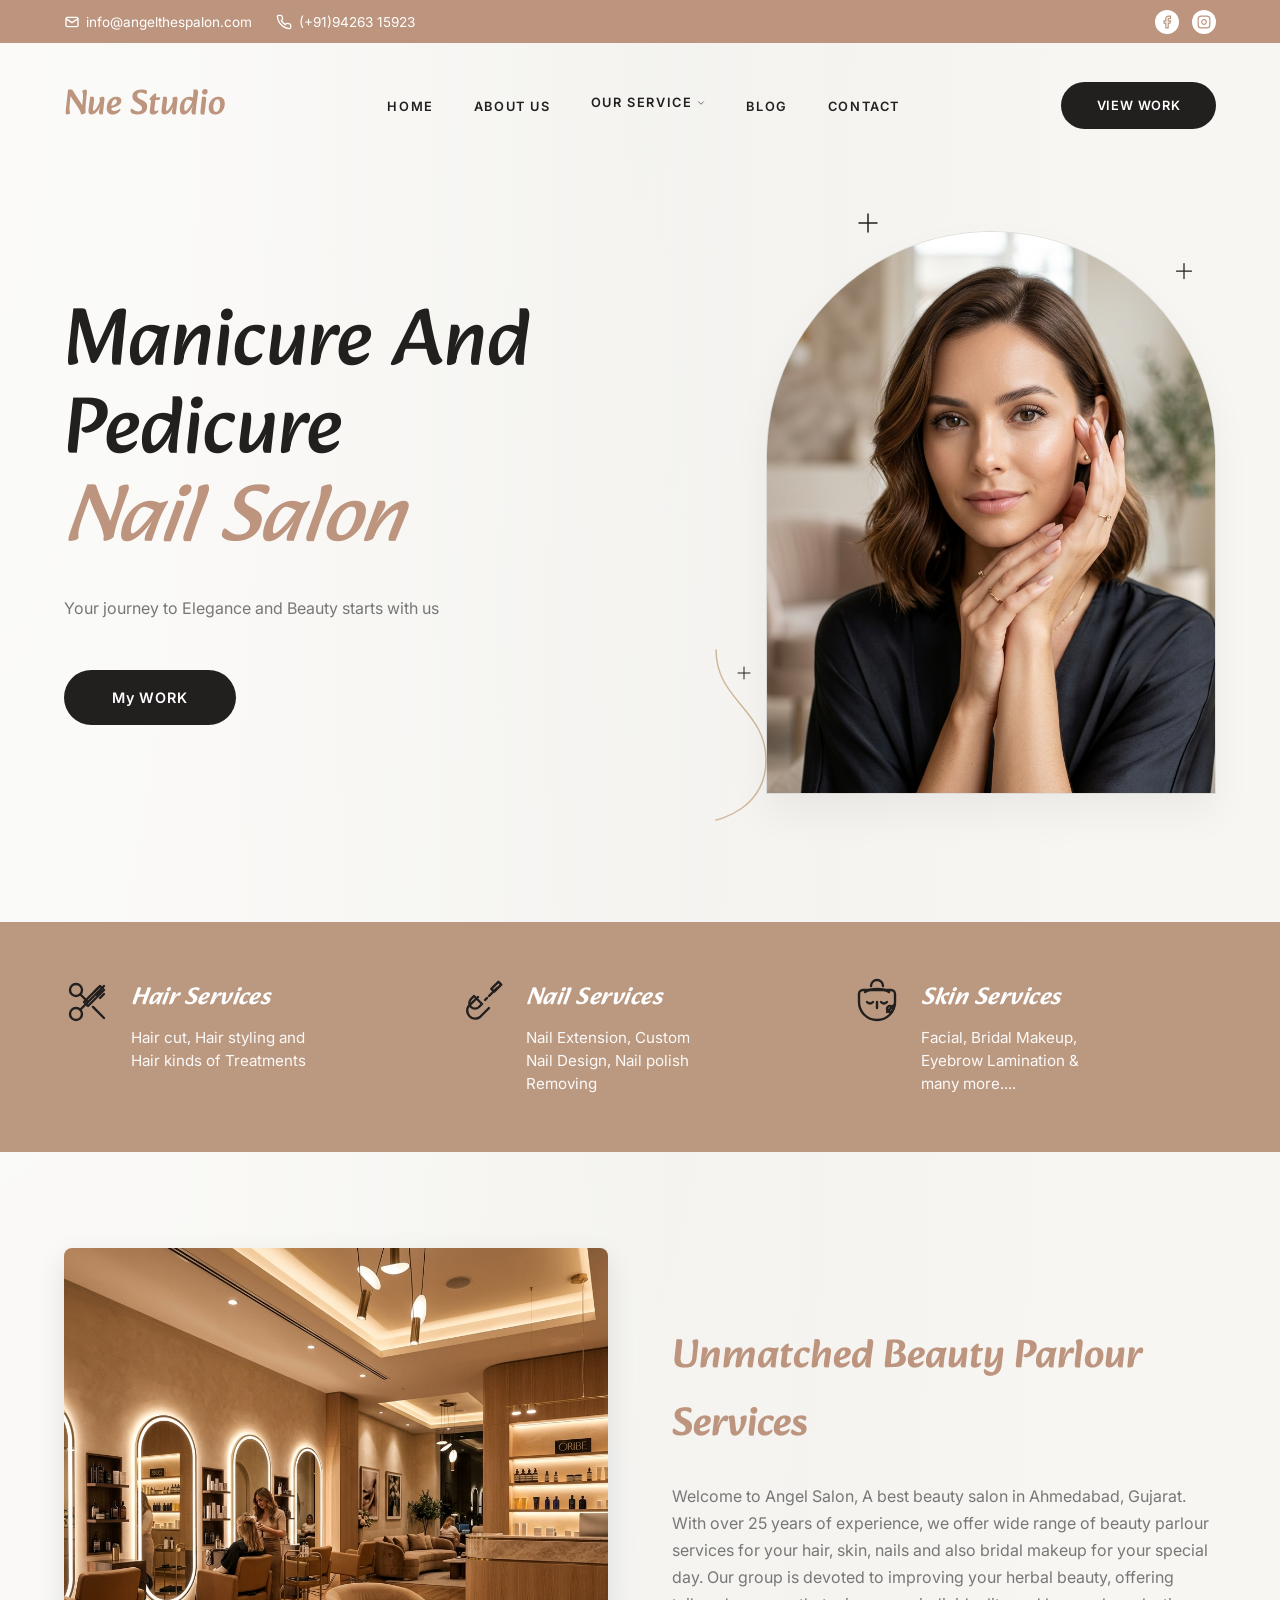
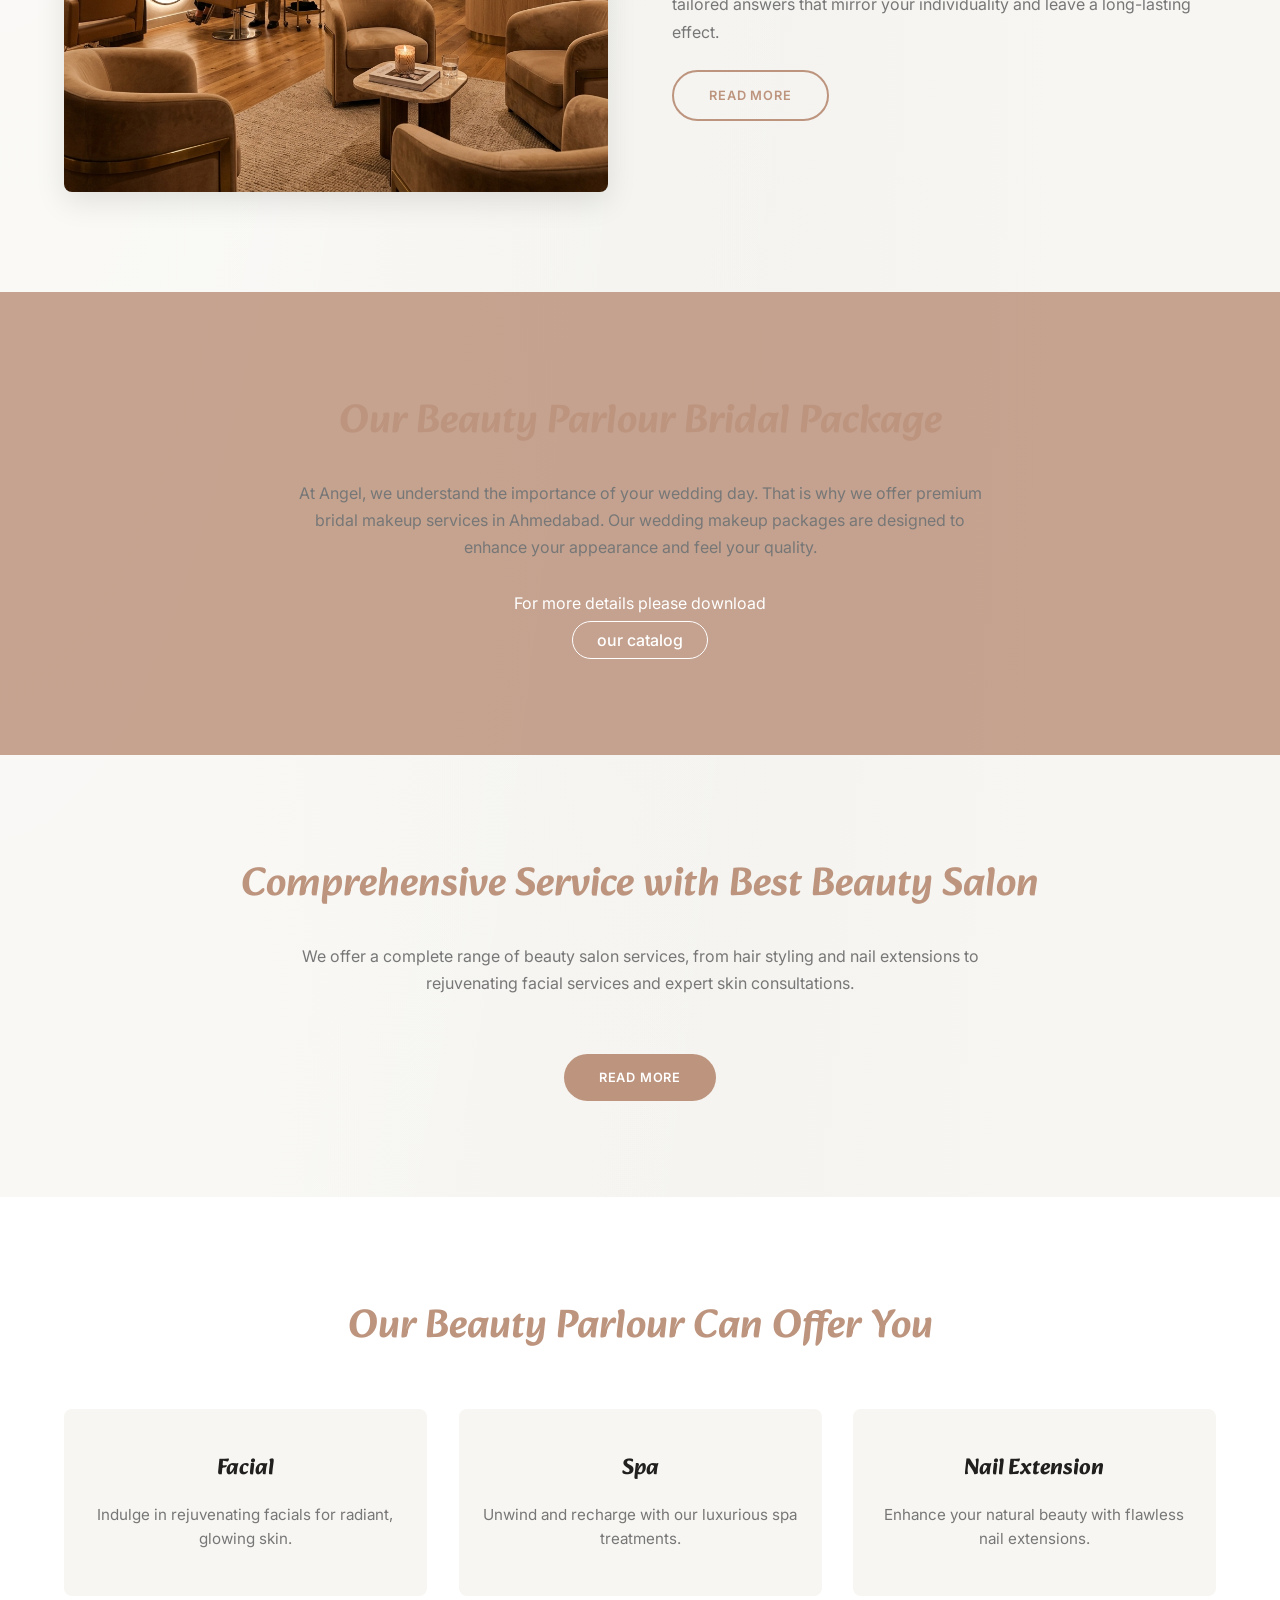
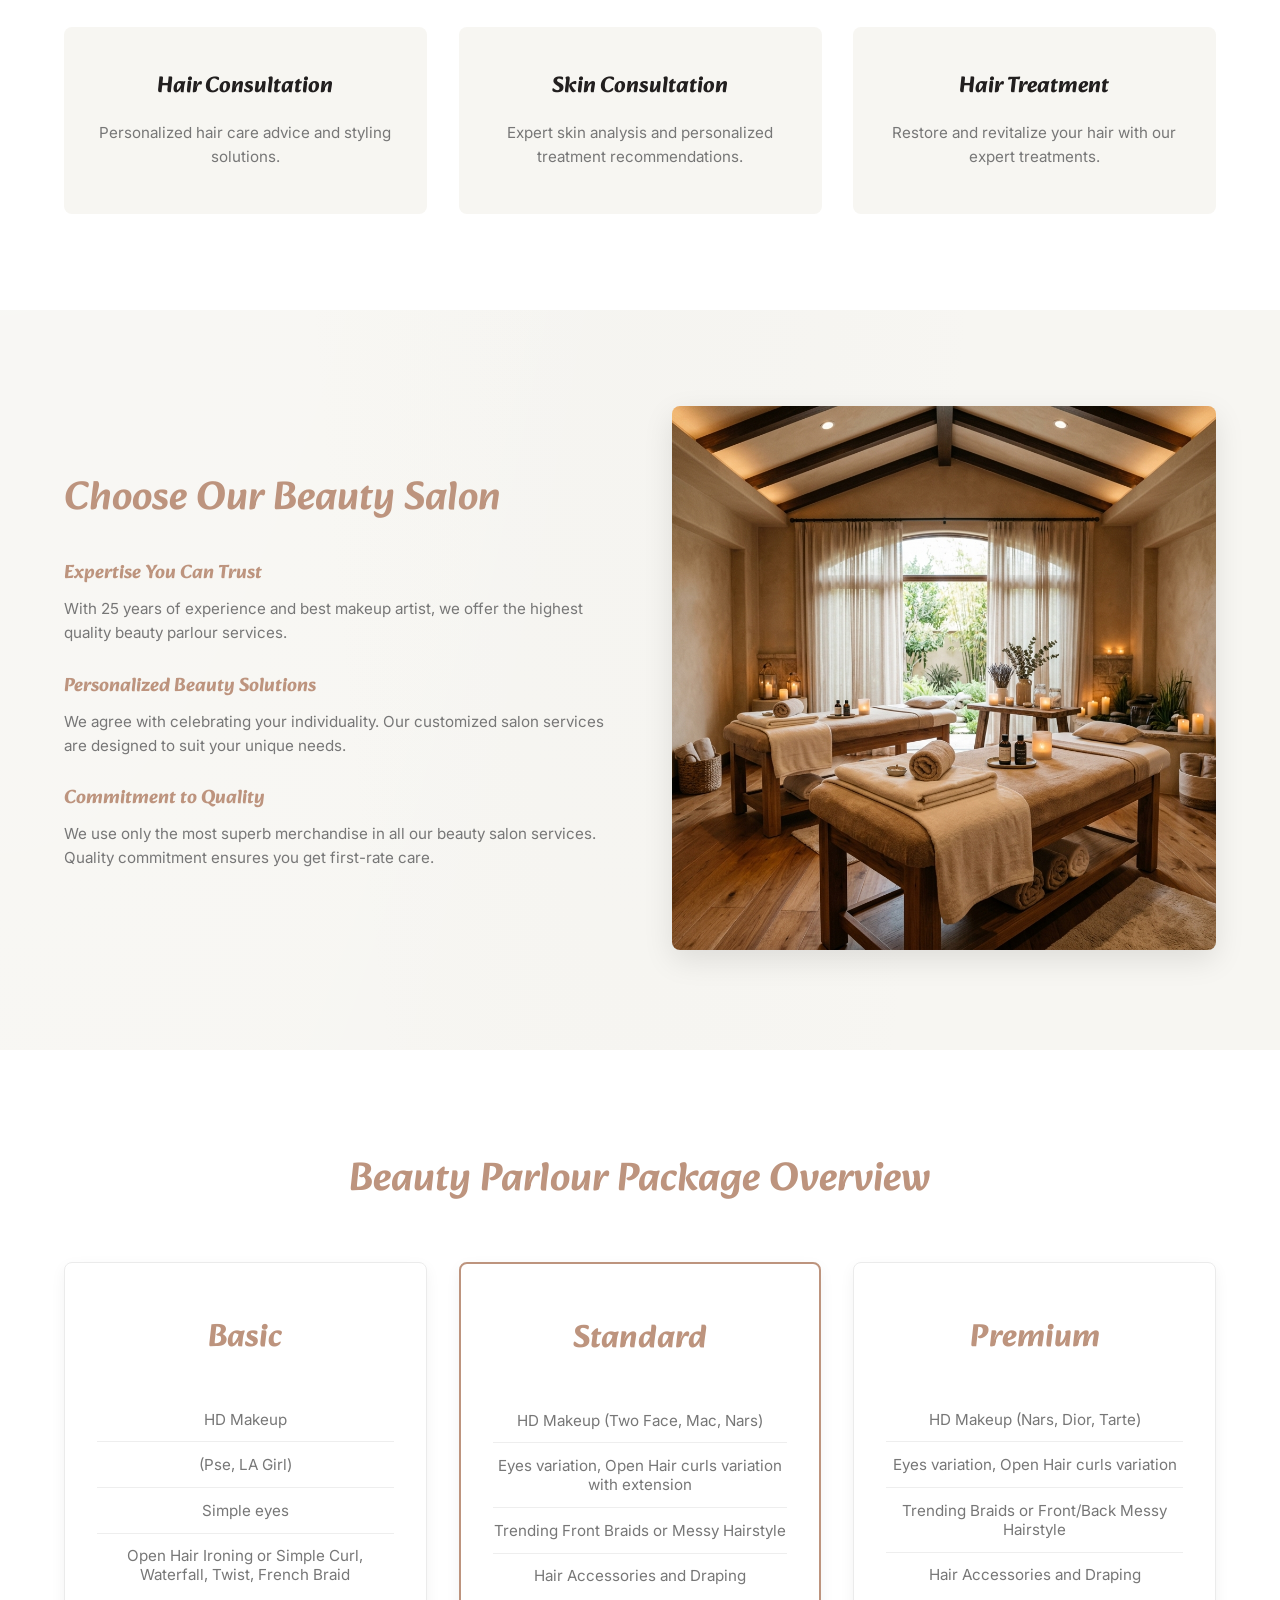
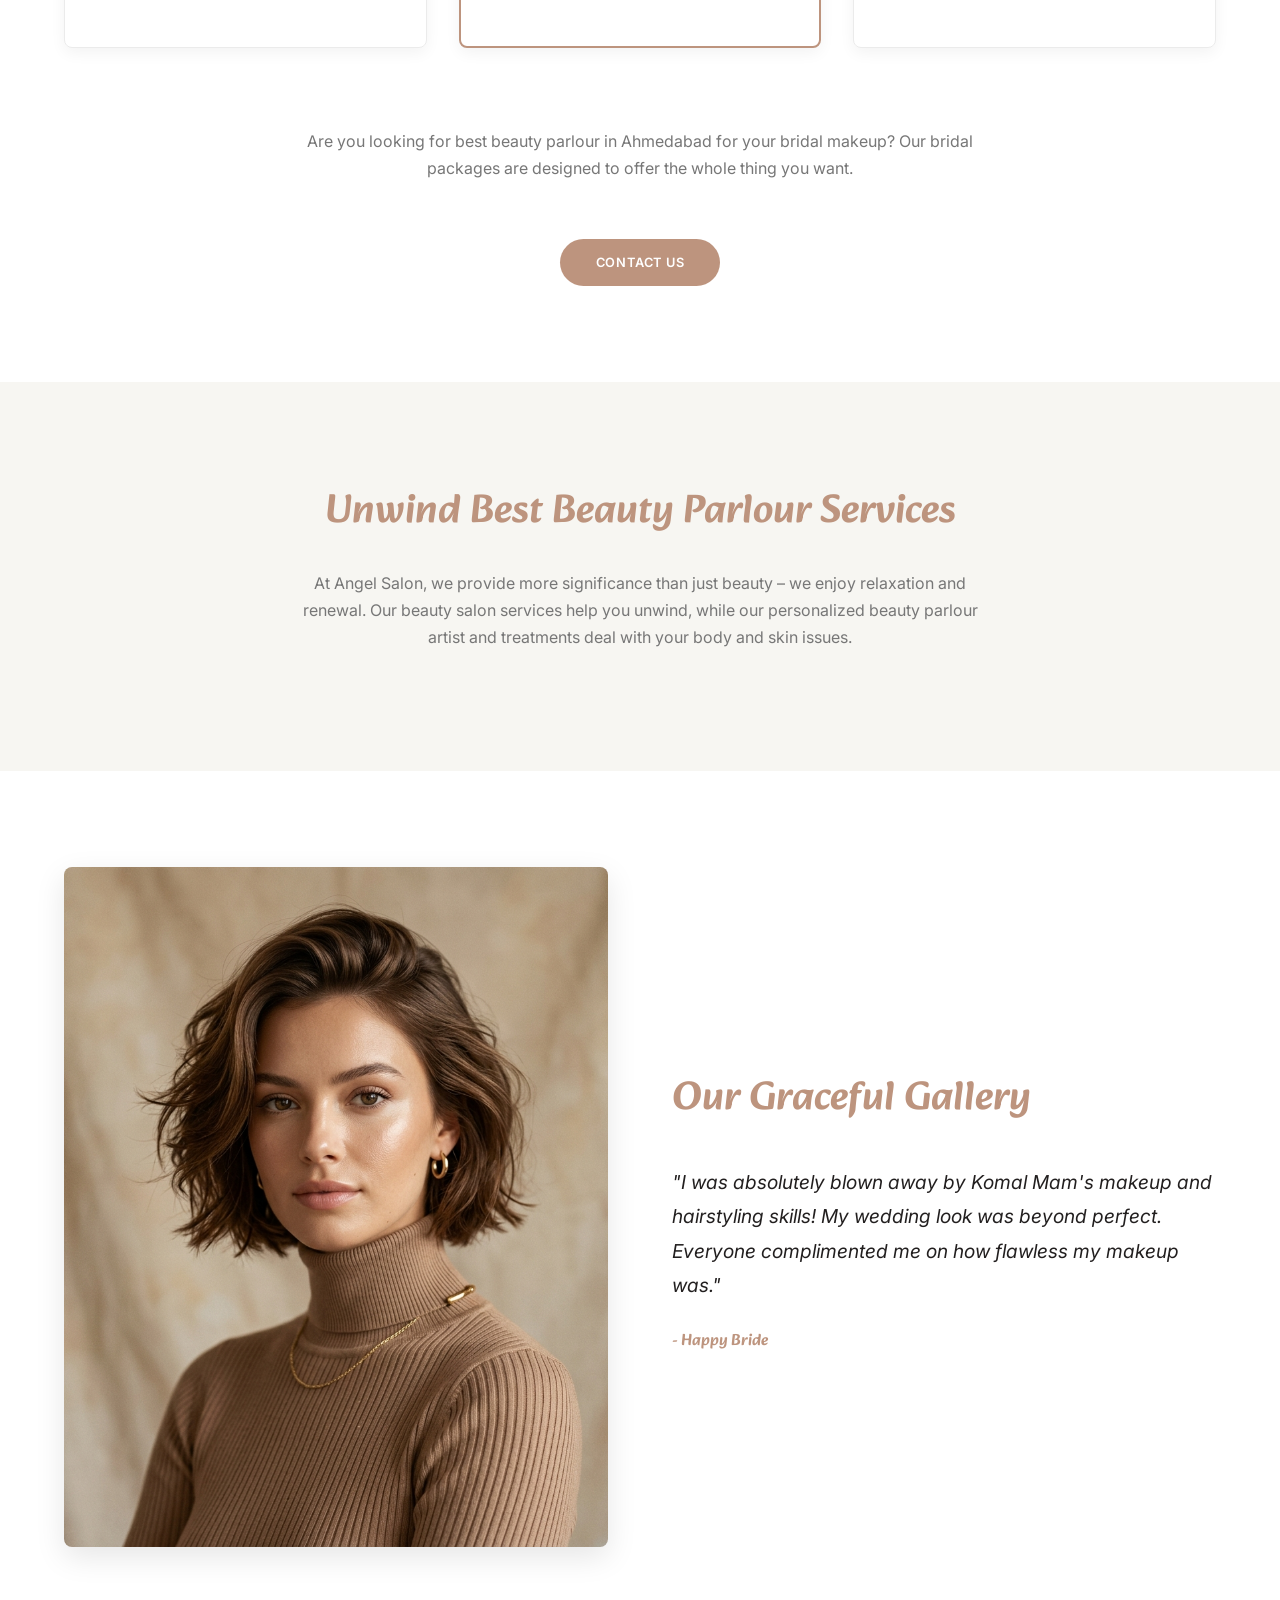
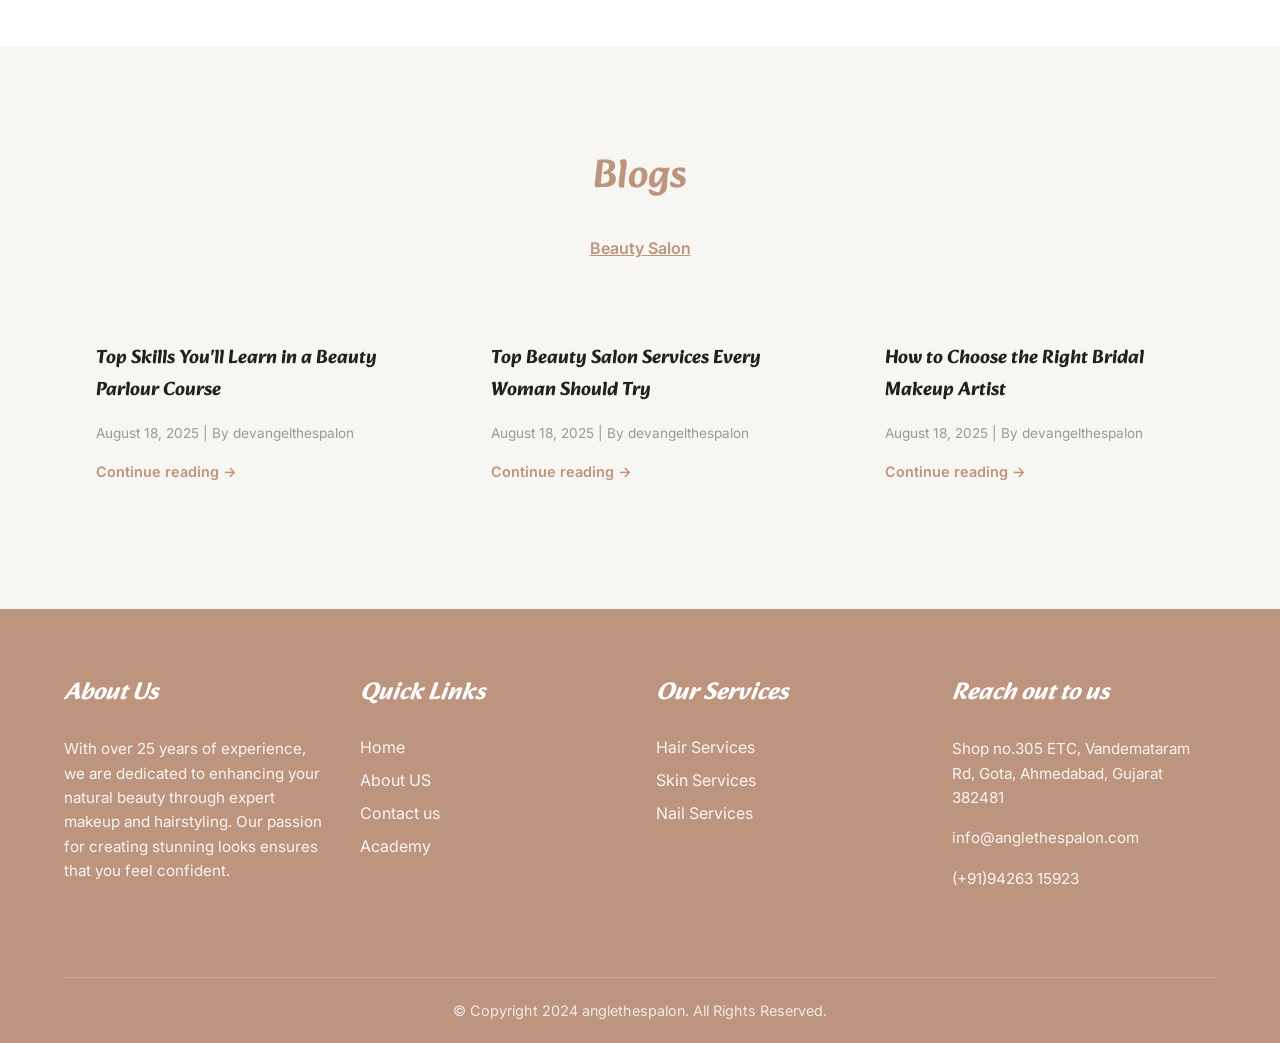
<file: index.html>
<!DOCTYPE html>
<html lang="en">
<head>
    <meta charset="UTF-8">
    <meta name="viewport" content="width=device-width, initial-scale=1.0">
    <title>Nue Studio | Professional Nail Salon</title>
    <link rel="preconnect" href="https://fonts.googleapis.com">
    <link rel="preconnect" href="https://fonts.gstatic.com" crossorigin>
    <link href="https://fonts.googleapis.com/css2?family=Cormorant+Garamond:ital,wght@0,300;0,400;0,500;0,600;0,700;1,300;1,400;1,500;1,600&family=Inter:ital,opsz,wght@0,14..32,100..900;1,14..32,100..900&family=Alkatra:wght@400;500;600;700&family=Josefin+Sans:ital,wght@0,100..700;1,100..700&display=swap" rel="stylesheet">
    <link href="https://unpkg.com/aos@2.3.1/dist/aos.css" rel="stylesheet">
    <link rel="stylesheet" href="style.css">
</head>
<body>
    <!-- Topbar -->
    <div class="topbar">
        <div class="topbar-left">
            <span class="topbar-item">
                <svg viewBox="0 0 24 24" width="16" height="16" stroke="currentColor" stroke-width="2" fill="none"><rect x="3" y="5" width="18" height="14" rx="2" ry="2"></rect><polyline points="3 7 12 13 21 7"></polyline></svg>
                info@angelthespalon.com
            </span>
            <span class="topbar-item">
                <svg viewBox="0 0 24 24" width="16" height="16" stroke="currentColor" stroke-width="2" fill="none"><path d="M22 16.92v3a2 2 0 0 1-2.18 2 19.79 19.79 0 0 1-8.63-3.07 19.5 19.5 0 0 1-6-6 19.79 19.79 0 0 1-3.07-8.67A2 2 0 0 1 4.11 2h3a2 2 0 0 1 2 1.72 12.84 12.84 0 0 0 .7 2.81 2 2 0 0 1-.45 2.11L8.09 9.91a16 16 0 0 0 6 6l1.27-1.27a2 2 0 0 1 2.11-.45 12.84 12.84 0 0 0 2.81.7A2 2 0 0 1 22 16.92z"></path></svg>
                (+91)94263 15923
            </span>
        </div>
        <div class="topbar-right">
            <a href="#" class="social-icon">
                <svg viewBox="0 0 24 24" width="14" height="14" stroke="currentColor" stroke-width="2" fill="none"><path d="M18 2h-3a5 5 0 0 0-5 5v3H7v4h3v8h4v-8h3l1-4h-4V7a1 1 0 0 1 1-1h3z"></path></svg>
            </a>
            <a href="#" class="social-icon">
                <svg viewBox="0 0 24 24" width="14" height="14" stroke="currentColor" stroke-width="2" fill="none"><rect x="2" y="2" width="20" height="20" rx="5" ry="5"></rect><path d="M16 11.37A4 4 0 1 1 12.63 8 4 4 0 0 1 16 11.37z"></path><line x1="17.5" y1="6.5" x2="17.51" y2="6.5"></line></svg>
            </a>
        </div>
    </div>
    <nav class="navbar">
        <div class="logo">
            <span class="logo-text">Nue Studio</span>
        </div>
        <ul class="nav-links">
            <li><a href="index.html">HOME</a></li>
            <li><a href="about.html">ABOUT US</a></li>
            <li class="dropdown">
                <a href="#">OUR SERVICE <svg width="10" height="10" viewBox="0 0 24 24" fill="none" stroke="currentColor" stroke-width="1.5" stroke-linecap="round" stroke-linejoin="round"><path d="M6 9l6 6 6-6"/></svg></a>
                <ul class="dropdown-menu">
                    <li><a href="facial-salon.html">Facial Salon</a></li>
                    <li><a href="#">Hair Services</a></li>
                    <li><a href="#">Nail Salon</a></li>
                </ul>
            </li>
            <li><a href="#">BLOG</a></li>
            <li><a href="contact.html">CONTACT</a></li>
        </ul>
        <div class="nav-cta">
            <a href="#" class="btn btn-dark">VIEW WORK</a>
        </div>
    </nav>

    <main class="hero">
        <div class="hero-container">
            <div class="hero-left" data-aos="fade-right">
                <h1 class="hero-title">
                    Manicure And <br>
                    Pedicure <br>
                    <span class="accent">Nail Salon</span>
                </h1>
                <p class="hero-subtitle">Your journey to Elegance and Beauty starts with us</p>
                <div class="hero-cta">
                    <a href="#" class="btn btn-dark btn-hero">My WORK</a>
                </div>
            </div>

            <div class="hero-right" data-aos="fade-left">
                <div class="arch-container">
                    <!-- Sparkles -->
                    <div class="sparkle sparkle-1">
                        <svg width="24" height="24" viewBox="0 0 24 24" fill="none" stroke="currentColor" stroke-width="1.5">
                            <path d="M12 3v18M3 12h18" stroke-linecap="round"/>
                        </svg>
                    </div>
                    <div class="sparkle sparkle-2">
                        <svg width="20" height="20" viewBox="0 0 24 24" fill="none" stroke="currentColor" stroke-width="1.5">
                            <path d="M12 3v18M3 12h18" stroke-linecap="round"/>
                        </svg>
                    </div>
                    <div class="sparkle sparkle-3">
                        <svg width="16" height="16" viewBox="0 0 24 24" fill="none" stroke="currentColor" stroke-width="1.5">
                            <path d="M12 3v18M3 12h18" stroke-linecap="round"/>
                        </svg>
                    </div>
                    
                    <div class="image-arch">
                        <img src="assets/hero_portrait.png" alt="Beauty Portrait" class="hero-img">
                    </div>
                    
                    <!-- Decorative curly line -->
                    <div class="curvy-line">
                        <svg width="100" height="200" viewBox="0 0 100 200" fill="none">
                            <path d="M10 190C10 190 60 180 60 130C60 80 10 70 10 20" stroke="#b89060" stroke-width="1.5" stroke-linecap="round"/>
                        </svg>
                    </div>
                </div>
            </div>
        </div>
    </main>

    <section class="services-banner">
        <div class="services-container">
            <div class="service-item" data-aos="zoom-in">
                <div class="service-icon">
                    <svg viewBox="0 0 24 24" fill="none" stroke="#221f1f" stroke-width="1.2" stroke-linecap="round" stroke-linejoin="round">
                        <circle cx="6" cy="18" r="3"></circle>
                        <circle cx="6" cy="6" r="3"></circle>
                        <path d="M8.12 15.88L20 4"></path>
                        <path d="M8.12 8.12L12 12"></path>
                        <path d="M14.48 14.48L20 20"></path>
                        <path d="M18 4l2 2-8 8-2-2 8-8z"></path>
                        <line x1="17" y1="5" x2="15" y2="7"></line>
                        <line x1="18.5" y1="6.5" x2="16.5" y2="8.5"></line>
                        <line x1="20" y1="8" x2="18" y2="10"></line>
                    </svg>
                </div>
                <div class="service-info">
                    <h3>Hair Services</h3>
                    <p>Hair cut, Hair styling and<br>Hair kinds of Treatments</p>
                </div>
            </div>

            <div class="service-item" data-aos="zoom-in">
                <div class="service-icon">
                    <svg viewBox="0 0 24 24" fill="none" stroke="#221f1f" stroke-width="1.2" stroke-linecap="round" stroke-linejoin="round">
                        <path d="M15 15l-4.5 4.5a4 4 0 0 1-5.6-5.6L9.5 9.5" />
                        <path d="M6 10.5a2.8 2.8 0 0 0 4 4l1.5-1.5-4-4L6 10.5z" />
                        <path d="M19 5l-4 4" />
                        <rect x="18" y="2" width="2" height="5" transform="rotate(45 19 4)" />
                        <path d="M14 10l-1 1" />
                    </svg>
                </div>
                <div class="service-info">
                    <h3>Nail Services</h3>
                    <p>Nail Extension, Custom<br>Nail Design, Nail polish<br>Removing</p>
                </div>
            </div>

            <div class="service-item" data-aos="zoom-in">
                <div class="service-icon">
                    <svg viewBox="0 0 24 24" fill="none" stroke="#221f1f" stroke-width="1.2" stroke-linecap="round" stroke-linejoin="round">
                        <path d="M12 21a9 9 0 0 1-9-9V8a2 2 0 0 1 2-2h14a2 2 0 0 1 2 2v4a9 9 0 0 1-9 9z"/>
                        <path d="M6 7c3-2 9-2 12 0"/>
                        <path d="M9 4a3 3 0 0 1 6 0"/>
                        <path d="M7 12c1 1 2 1 3 0"/>
                        <path d="M14 12c1 1 2 1 3 0"/>
                        <path d="M12 12v3"/>
                        <path d="M18 16l3-3"/>
                        <path d="M17 17l1-1"/>
                        <circle cx="18.5" cy="15.5" r="1.5" />
                    </svg>
                </div>
                <div class="service-info">
                    <h3>Skin Services</h3>
                    <p>Facial, Bridal Makeup,<br>Eyebrow Lamination &<br>many more....</p>
                </div>
            </div>
        </div>
    </section>

    <!-- ABOUT SECTION -->
<section class="about-section common-padding">
    <div class="container about-container auto-grid">
        <div class="about-image" data-aos="fade-right">
            <img src="assets/salon_interior_main.png" alt="Angel Salon Interior">
        </div>
        <div class="about-content section-content" data-aos="fade-left">
            <h2 class="section-title">Unmatched Beauty Parlour Services</h2>
            <p>Welcome to Angel Salon, A best beauty salon in Ahmedabad, Gujarat. With over 25 years of experience, we offer wide range of beauty parlour services for your hair, skin, nails and also bridal makeup for your special day. Our group is devoted to improving your herbal beauty, offering tailored answers that mirror your individuality and leave a long-lasting effect.</p>
            <a href="#" class="btn btn-outline">READ MORE</a>
        </div>
    </div>
</section>

<!-- BRIDAL SECTION -->
<section class="bridal-section common-padding">
    <div class="bridal-overlay"></div>
    <div class="container bridal-container text-center section-content">
        <h2 class="section-title text-light">Our Beauty Parlour Bridal Package</h2>
        <p class="text-light max-w-text mx-auto">At Angel, we understand the importance of your wedding day. That is why we offer premium bridal makeup services in Ahmedabad. Our wedding makeup packages are designed to enhance your appearance and feel your quality.</p>
        <div class="bridal-dl mt-4">
            <span class="text-light">For more details please download</span>
            <br>
            <a href="#" class="inline-link text-light-link mt-2 inline-block">our catalog</a>
        </div>
    </div>
</section>

<!-- COMPREHENSIVE SERVICE -->
<section class="comprehensive-section common-padding" data-aos="fade-up">
    <div class="container text-center section-content">
        <h2 class="section-title">Comprehensive Service with Best Beauty Salon</h2>
        <p class="max-w-text mx-auto">We offer a complete range of beauty salon services, from hair styling and nail extensions to rejuvenating facial services and expert skin consultations.</p>
        <a href="#" class="btn btn-solid mt-4">READ MORE</a>
    </div>
</section>

<!-- WHAT WE OFFER GRID -->
<section class="offer-section common-padding bg-alt">
    <div class="container offer-container">
        <div class="section-content text-center mb-5">
            <h2 class="section-title">Our Beauty Parlour Can Offer You</h2>
        </div>
        <div class="grid grid-3">
            <div class="offer-card" data-aos="flip-left">
                <h3>Facial</h3>
                <p>Indulge in rejuvenating facials for radiant, glowing skin.</p>
            </div>
            <div class="offer-card" data-aos="flip-left">
                <h3>Spa</h3>
                <p>Unwind and recharge with our luxurious spa treatments.</p>
            </div>
            <div class="offer-card" data-aos="flip-left">
                <h3>Nail Extension</h3>
                <p>Enhance your natural beauty with flawless nail extensions.</p>
            </div>
            <div class="offer-card" data-aos="flip-left">
                <h3>Hair Consultation</h3>
                <p>Personalized hair care advice and styling solutions.</p>
            </div>
            <div class="offer-card" data-aos="flip-left">
                <h3>Skin Consultation</h3>
                <p>Expert skin analysis and personalized treatment recommendations.</p>
            </div>
            <div class="offer-card" data-aos="flip-left">
                <h3>Hair Treatment</h3>
                <p>Restore and revitalize your hair with our expert treatments.</p>
            </div>
        </div>
    </div>
</section>

<!-- CHOOSE US & SPA IMG -->
<section class="choose-section common-padding">
    <div class="container auto-grid">
        <div class="choose-content section-content" data-aos="fade-right">
            <h2 class="section-title">Choose Our Beauty Salon</h2>
            <div class="feature-item">
                <h4>Expertise You Can Trust</h4>
                <p>With 25 years of experience and best makeup artist, we offer the highest quality beauty parlour services.</p>
            </div>
            <div class="feature-item">
                <h4>Personalized Beauty Solutions</h4>
                <p>We agree with celebrating your individuality. Our customized salon services are designed to suit your unique needs.</p>
            </div>
            <div class="feature-item">
                <h4>Commitment to Quality</h4>
                <p>We use only the most superb merchandise in all our beauty salon services. Quality commitment ensures you get first-rate care.</p>
            </div>
        </div>
        <div class="choose-image" data-aos="fade-left">
            <img src="assets/spa_relaxation.png" alt="Luxury Spa Treatments">
        </div>
    </div>
</section>

<!-- PRICING PACKAGES -->
<section class="pricing-section common-padding bg-alt">
    <div class="container section-content">
        <div class="text-center mb-5">
            <h2 class="section-title">Beauty Parlour Package Overview</h2>
        </div>
        <div class="grid grid-3 pricing-grid">
            <div class="pricing-card" data-aos="fade-up">
                <h3>Basic</h3>
                <ul>
                    <li>HD Makeup</li>
                    <li>(Pse, LA Girl)</li>
                    <li>Simple eyes</li>
                    <li>Open Hair Ironing or Simple Curl, Waterfall, Twist, French Braid</li>
                </ul>
            </div>
            <div class="pricing-card popular" data-aos="fade-up" data-aos-delay="200">
                <h3>Standard</h3>
                <ul>
                    <li>HD Makeup (Two Face, Mac, Nars)</li>
                    <li>Eyes variation, Open Hair curls variation with extension</li>
                    <li>Trending Front Braids or Messy Hairstyle</li>
                    <li>Hair Accessories and Draping</li>
                </ul>
            </div>
            <div class="pricing-card" data-aos="fade-up">
                <h3>Premium</h3>
                <ul>
                    <li>HD Makeup (Nars, Dior, Tarte)</li>
                    <li>Eyes variation, Open Hair curls variation</li>
                    <li>Trending Braids or Front/Back Messy Hairstyle</li>
                    <li>Hair Accessories and Draping</li>
                </ul>
            </div>
        </div>
        <div class="text-center mt-5 pt-4">
            <p class="max-w-text mx-auto">Are you looking for best beauty parlour in Ahmedabad for your bridal makeup? Our bridal packages are designed to offer the whole thing you want.</p>
            <a href="#" class="btn btn-solid mt-4">CONTACT US</a>
        </div>
    </div>
</section>

<!-- UNWIND BANNER -->
<section class="unwind-section common-padding text-center" data-aos="zoom-in">
    <div class="container section-content">
        <h2 class="section-title">Unwind Best Beauty Parlour Services</h2>
        <p class="max-w-text mx-auto">At Angel Salon, we provide more significance than just beauty – we enjoy relaxation and renewal. Our beauty salon services help you unwind, while our personalized beauty parlour artist and treatments deal with your body and skin issues.</p>
    </div>
</section>

<!-- GALLERY / TESTIMONIAL -->
<section class="gallery-section common-padding bg-alt">
    <div class="container auto-grid items-center">
        <div class="gallery-image" data-aos="fade-right">
            <img src="assets/gallery_portrait.png" alt="Client Testimonial">
        </div>
        <div class="testimonial-content section-content" data-aos="fade-left">
            <h2 class="section-title">Our Graceful Gallery</h2>
            <div class="testimonial-slider mt-4 wrapper-bg">
                <p class="quote">"I was absolutely blown away by Komal Mam's makeup and hairstyling skills! My wedding look was beyond perfect. Everyone complimented me on how flawless my makeup was."</p>
                <div class="quote-author mt-2">- Happy Bride</div>
            </div>
        </div>
    </div>
</section>

<!-- BLOGS -->
<section class="blog-section common-padding">
    <div class="container section-content">
        <div class="text-center mb-5">
            <h2 class="section-title">Blogs</h2>
            <p><a href="#" class="inline-link" style="color: var(--accent-color); font-weight: 600;">Beauty Salon</a></p>
        </div>
        <div class="grid grid-3">
            <div class="blog-card" data-aos="fade-up">
                <h4><a href="#">Top Skills You'll Learn in a Beauty Parlour Course</a></h4>
                <p class="meta">August 18, 2025 | By devangelthespalon</p>
                <a href="#" class="read-more">Continue reading &rarr;</a>
            </div>
            <div class="blog-card" data-aos="fade-up">
                <h4><a href="#">Top Beauty Salon Services Every Woman Should Try</a></h4>
                <p class="meta">August 18, 2025 | By devangelthespalon</p>
                <a href="#" class="read-more">Continue reading &rarr;</a>
            </div>
            <div class="blog-card" data-aos="fade-up">
                <h4><a href="#">How to Choose the Right Bridal Makeup Artist</a></h4>
                <p class="meta">August 18, 2025 | By devangelthespalon</p>
                <a href="#" class="read-more">Continue reading &rarr;</a>
            </div>
        </div>
    </div>
</section>

<!-- FOOTER -->
<footer class="site-footer">
    <div class="container grid grid-4">
        <div class="footer-widget" data-aos="fade-up">
            <h4 class="footer-title">About Us</h4>
            <p>With over 25 years of experience, we are dedicated to enhancing your natural beauty through expert makeup and hairstyling. Our passion for creating stunning looks ensures that you feel confident.</p>
            <a href="about.html" style="color: var(--accent-color); text-decoration: none; font-weight: 500; display: inline-block; margin-top: 10px;">read more &raquo;</a>
        </div>
        <div class="footer-widget" data-aos="fade-up">
            <h4 class="footer-title">Quick Links</h4>
            <ul class="footer-links">
                <li><a href="#">Home</a></li>
                <li><a href="#">About US</a></li>
                <li><a href="#">Contact us</a></li>
                <li><a href="#">Academy</a></li>
            </ul>
        </div>
        <div class="footer-widget" data-aos="fade-up">
            <h4 class="footer-title">Our Services</h4>
            <ul class="footer-links">
                <li><a href="#">Hair Services</a></li>
                <li><a href="#">Skin Services</a></li>
                <li><a href="#">Nail Services</a></li>
            </ul>
        </div>
        <div class="footer-widget" data-aos="fade-up">
            <h4 class="footer-title">Reach out to us</h4>
            <p>Shop no.305 ETC, Vandemataram Rd, Gota, Ahmedabad, Gujarat 382481</p>
            <p>info@anglethespalon.com</p>
            <p>(+91)94263 15923</p>
        </div>
    </div>
    <div class="footer-bottom mt-5">
        <div class="container text-center">
            <p>&copy; Copyright 2024 anglethespalon. All Rights Reserved.</p>
        </div>
    </div>
</footer>

<script src="https://unpkg.com/aos@2.3.1/dist/aos.js"></script>
<script>
    AOS.init({
        duration: 1000,
        once: true,
        offset: 100,
    });
</script>
</body>
</html>
</file>
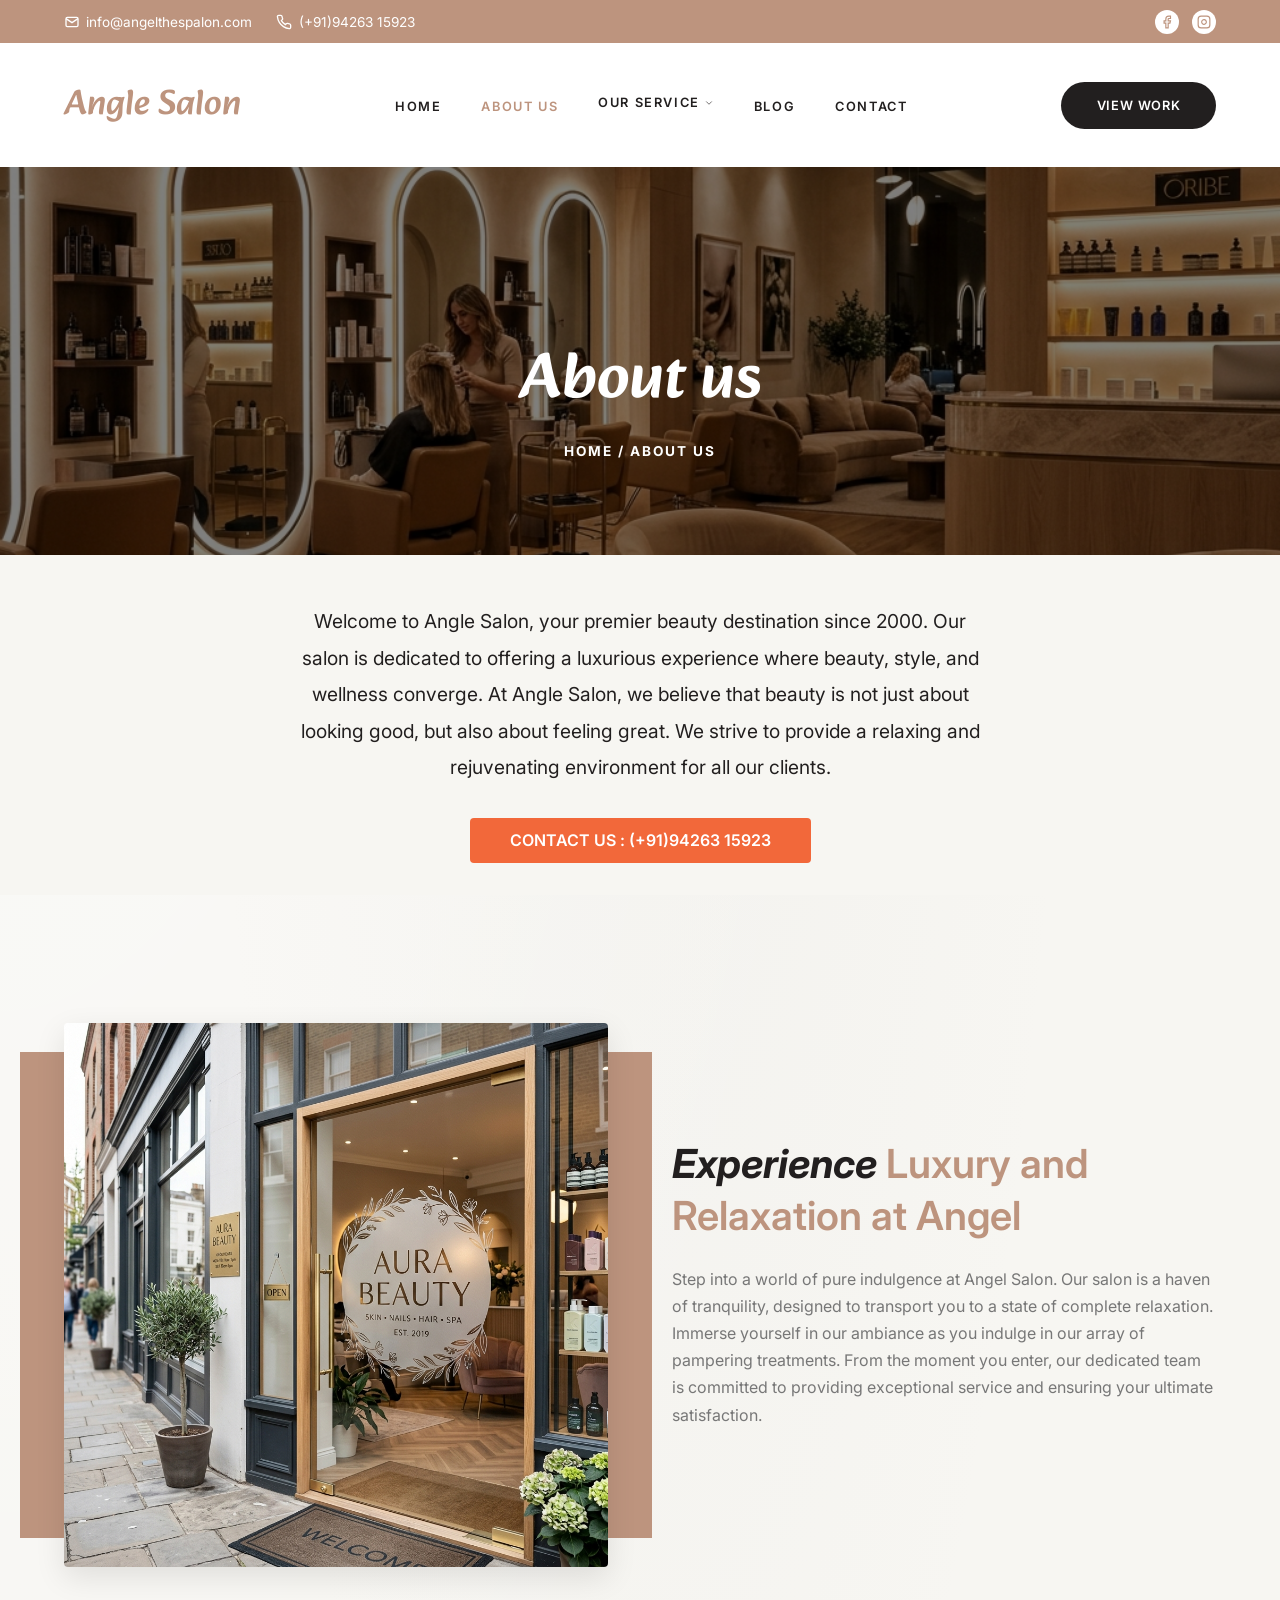
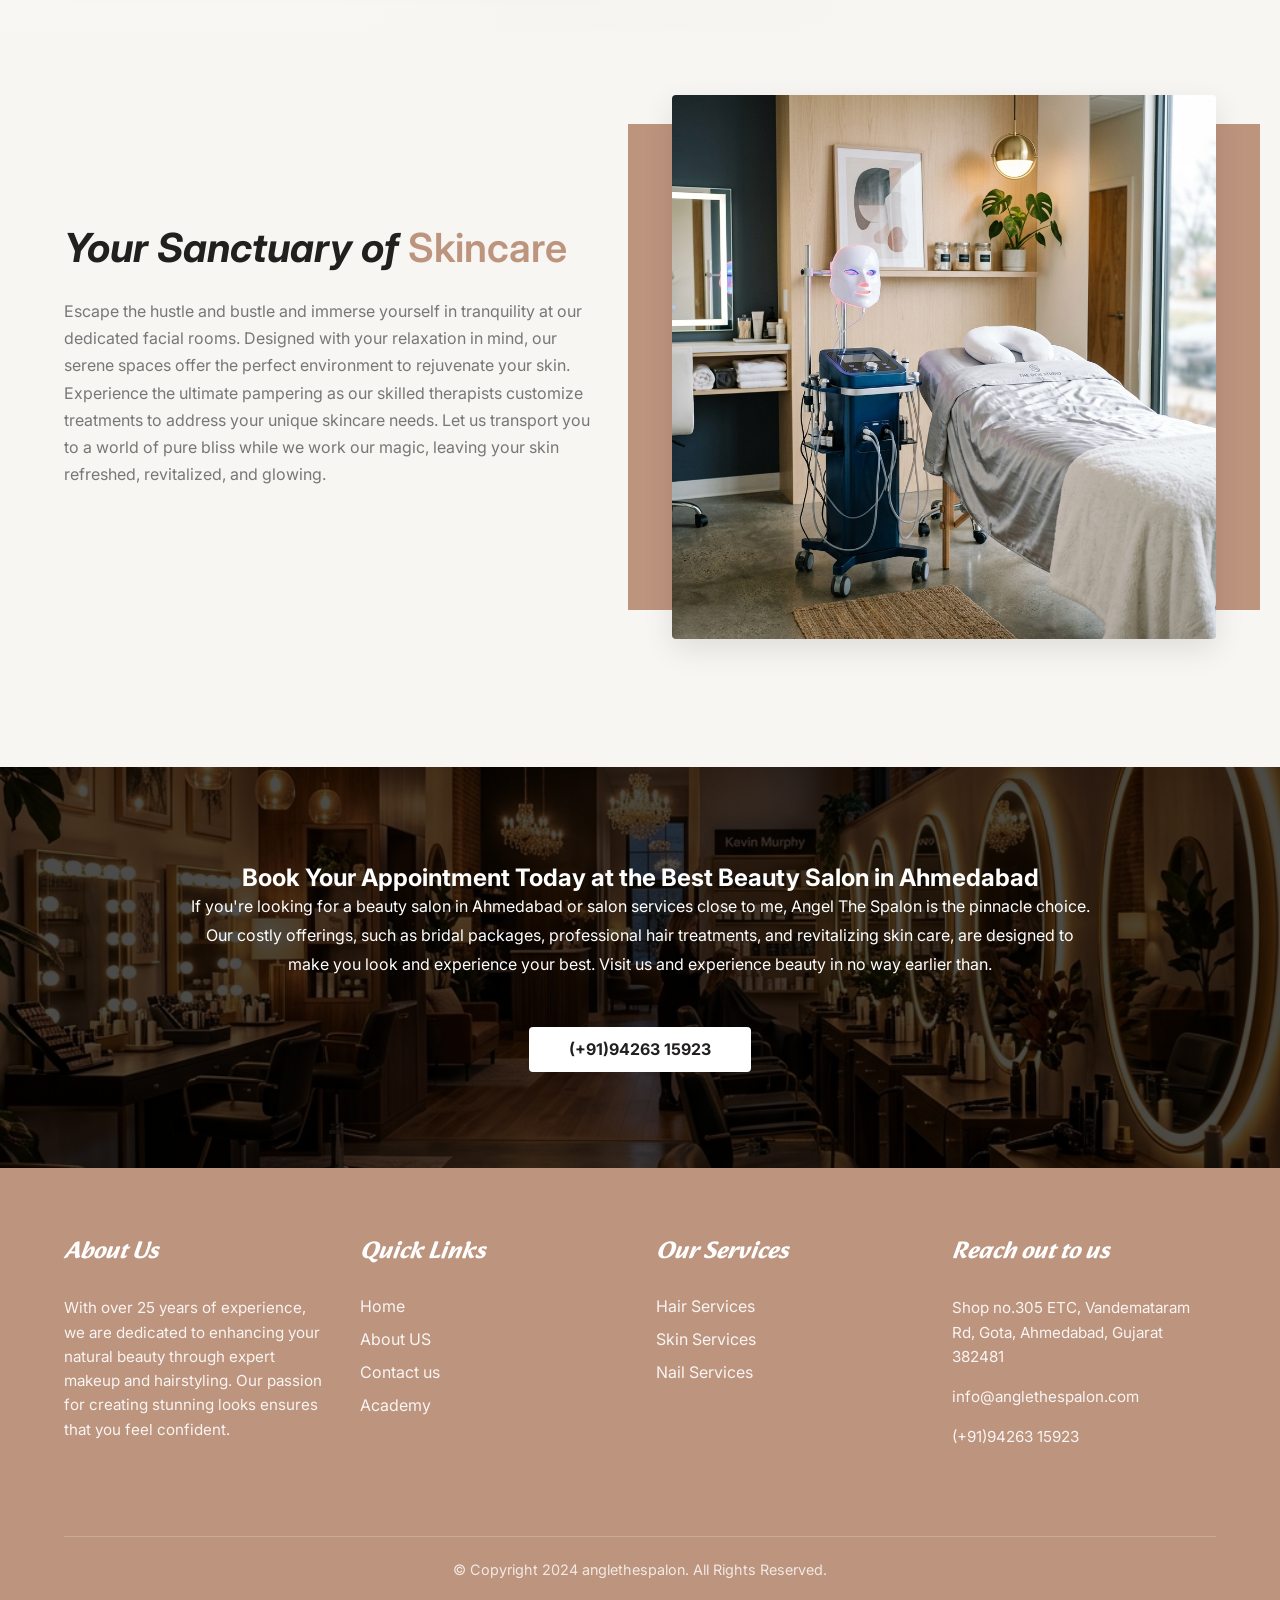
<file: about.html>
<!DOCTYPE html>
<html lang="en">
<head>
    <meta charset="UTF-8">
    <meta name="viewport" content="width=device-width, initial-scale=1.0">
    <title>About Us | Angel Salon</title>
    <link rel="preconnect" href="https://fonts.googleapis.com">
    <link rel="preconnect" href="https://fonts.gstatic.com" crossorigin>
    <link href="https://fonts.googleapis.com/css2?family=Cormorant+Garamond:ital,wght@0,300;0,400;0,500;0,600;0,700;1,300;1,400;1,500;1,600&family=Inter:ital,opsz,wght@0,14..32,100..900;1,14..32,100..900&family=Alkatra:wght@400;500;600;700&family=Josefin+Sans:ital,wght@0,100..700;1,100..700&display=swap" rel="stylesheet">
    <link href="https://unpkg.com/aos@2.3.1/dist/aos.css" rel="stylesheet">
    <link rel="stylesheet" href="style.css">
</head>
<body>
    <!-- Topbar -->
    <div class="topbar">
        <div class="topbar-left">
            <span class="topbar-item">
                <svg viewBox="0 0 24 24" width="16" height="16" stroke="currentColor" stroke-width="2" fill="none"><rect x="3" y="5" width="18" height="14" rx="2" ry="2"></rect><polyline points="3 7 12 13 21 7"></polyline></svg>
                info@angelthespalon.com
            </span>
            <span class="topbar-item">
                <svg viewBox="0 0 24 24" width="16" height="16" stroke="currentColor" stroke-width="2" fill="none"><path d="M22 16.92v3a2 2 0 0 1-2.18 2 19.79 19.79 0 0 1-8.63-3.07 19.5 19.5 0 0 1-6-6 19.79 19.79 0 0 1-3.07-8.67A2 2 0 0 1 4.11 2h3a2 2 0 0 1 2 1.72 12.84 12.84 0 0 0 .7 2.81 2 2 0 0 1-.45 2.11L8.09 9.91a16 16 0 0 0 6 6l1.27-1.27a2 2 0 0 1 2.11-.45 12.84 12.84 0 0 0 2.81.7A2 2 0 0 1 22 16.92z"></path></svg>
                (+91)94263 15923
            </span>
        </div>
        <div class="topbar-right">
            <a href="#" class="social-icon">
                <svg viewBox="0 0 24 24" width="14" height="14" stroke="currentColor" stroke-width="2" fill="none"><path d="M18 2h-3a5 5 0 0 0-5 5v3H7v4h3v8h4v-8h3l1-4h-4V7a1 1 0 0 1 1-1h3z"></path></svg>
            </a>
            <a href="#" class="social-icon">
                <svg viewBox="0 0 24 24" width="14" height="14" stroke="currentColor" stroke-width="2" fill="none"><rect x="2" y="2" width="20" height="20" rx="5" ry="5"></rect><path d="M16 11.37A4 4 0 1 1 12.63 8 4 4 0 0 1 16 11.37z"></path><line x1="17.5" y1="6.5" x2="17.51" y2="6.5"></line></svg>
            </a>
        </div>
    </div>
    <nav class="navbar bg-white">
        <div class="logo">
            <span class="logo-text">Angle Salon</span>
        </div>
        <ul class="nav-links">
            <li><a href="index.html">HOME</a></li>
            <li><a href="about.html" class="active-link">ABOUT US</a></li>
            <li class="dropdown">
                <a href="#">OUR SERVICE <svg width="10" height="10" viewBox="0 0 24 24" fill="none" stroke="currentColor" stroke-width="1.5" stroke-linecap="round" stroke-linejoin="round"><path d="M6 9l6 6 6-6"/></svg></a>
                <ul class="dropdown-menu">
                    <li><a href="facial-salon.html">Facial Salon</a></li>
                    <li><a href="#">Hair Services</a></li>
                    <li><a href="#">Nail Salon</a></li>
                </ul>
            </li>
            <li><a href="#">BLOG</a></li>
            <li><a href="contact.html">CONTACT</a></li>
        </ul>
        <div class="nav-cta">
            <a href="#" class="btn btn-dark">VIEW WORK</a>
        </div>
    </nav>

    <!-- Page Banner -->
    <section class="page-banner" data-aos="fade-in">
        <div class="banner-overlay"></div>
        <div class="banner-content text-center">
            <h1 class="page-title text-light">About us</h1>
            <p class="breadcrumbs text-light"><b>HOME / ABOUT US</b></p>
        </div>
    </section>
    <!-- About Main Content -->
    <section class="about-main common-padding bg-bg">
        <div class="container text-center max-w-text mx-auto">
            <p class="about-intro-text">
                Welcome to Angle Salon, your premier beauty destination since 2000. Our salon is dedicated to offering a luxurious experience where beauty, style, and wellness converge. At Angle Salon, we believe that beauty is not just about looking good, but also about feeling great. We strive to provide a relaxing and rejuvenating environment for all our clients.
            </p>
            <div class="mt-4">
                <a href="tel:+919426315923" class="btn-orange">CONTACT US : (+91)94263 15923</a>
            </div>
        </div>
    </section>

    <!-- Experience Section -->
    <section class="experience-section common-padding">
        <div class="container auto-grid items-center">
            <div class="experience-image-wrapper" data-aos="fade-right">
                <div class="image-bg-block"></div>
                <img src="assets/salon_storefront.png" alt="Angel Salon Entrance">
            </div>
            <div class="experience-content section-content" data-aos="fade-left">
                <h2 class="experience-title">
                    <span class="text-dark italic">Experience</span> 
                    <span class="text-accent">Luxury and Relaxation at Angel</span>
                </h2>
                <p>Step into a world of pure indulgence at Angel Salon. Our salon is a haven of tranquility, designed to transport you to a state of complete relaxation. Immerse yourself in our ambiance as you indulge in our array of pampering treatments. From the moment you enter, our dedicated team is committed to providing exceptional service and ensuring your ultimate satisfaction.</p>
            </div>
        </div>
    </section>

    <!-- Sanctuary Section -->
    <section class="sanctuary-section common-padding bg-bg">
        <div class="container auto-grid items-center">
            <div class="sanctuary-content section-content" data-aos="fade-left">
                <h2 class="experience-title">
                    <span class="text-dark italic">Your Sanctuary of</span> 
                    <span class="text-accent">Skincare</span>
                </h2>
                <p>Escape the hustle and bustle and immerse yourself in tranquility at our dedicated facial rooms. Designed with your relaxation in mind, our serene spaces offer the perfect environment to rejuvenate your skin. Experience the ultimate pampering as our skilled therapists customize treatments to address your unique skincare needs. Let us transport you to a world of pure bliss while we work our magic, leaving your skin refreshed, revitalized, and glowing.</p>
            </div>
            <div class="experience-image-wrapper" data-aos="fade-right">
                <div class="image-bg-block"></div>
                <img src="assets/skincare_sanctuary.png" alt="Skincare Sanctuary">
            </div>
        </div>
    </section>



    <!-- CTA Section -->
    <section class="cta-section" style="background-image: url('assets/salon_interior_cta.png');">
        <div class="cta-overlay"></div>
        <div class="cta-content">
            <h2 class="text-light mb-4">Book Your Appointment Today at the Best Beauty Salon in Ahmedabad</h2>
            <p class="mb-5">If you're looking for a beauty salon in Ahmedabad or salon services close to me, Angel The Spalon is the pinnacle choice. Our costly offerings, such as bridal packages, professional hair treatments, and revitalizing skin care, are designed to make you look and experience your best. Visit us and experience beauty in no way earlier than.</p>
            <a href="tel:+919426315923" class="btn-white">(+91)94263 15923</a>
        </div>
    </section>

    <!-- FOOTER -->
    <footer class="site-footer">
        <div class="container grid grid-4">
            <div class="footer-widget" data-aos="fade-up">
                <h4 class="footer-title">About Us</h4>
                <p>With over 25 years of experience, we are dedicated to enhancing your natural beauty through expert makeup and hairstyling. Our passion for creating stunning looks ensures that you feel confident.</p>
                <a href="about.html" style="color: var(--accent-color); text-decoration: none; font-weight: 500; display: inline-block; margin-top: 10px;">read more &raquo;</a>
            </div>
            <div class="footer-widget" data-aos="fade-up">
                <h4 class="footer-title">Quick Links</h4>
                <ul class="footer-links">
                    <li><a href="index.html">Home</a></li>
                    <li><a href="about.html">About US</a></li>
                    <li><a href="#">Contact us</a></li>
                    <li><a href="#">Academy</a></li>
                </ul>
            </div>
            <div class="footer-widget" data-aos="fade-up">
                <h4 class="footer-title">Our Services</h4>
                <ul class="footer-links">
                    <li><a href="#">Hair Services</a></li>
                    <li><a href="#">Skin Services</a></li>
                    <li><a href="#">Nail Services</a></li>
                </ul>
            </div>
            <div class="footer-widget" data-aos="fade-up">
                <h4 class="footer-title">Reach out to us</h4>
                <p>Shop no.305 ETC, Vandemataram Rd, Gota, Ahmedabad, Gujarat 382481</p>
                <p>info@anglethespalon.com</p>
                <p>(+91)94263 15923</p>
            </div>
        </div>
        <div class="footer-bottom mt-5">
            <div class="container text-center">
                <p>&copy; Copyright 2024 anglethespalon. All Rights Reserved.</p>
            </div>
        </div>
    </footer>

<script src="https://unpkg.com/aos@2.3.1/dist/aos.js"></script>
<script>
    AOS.init({
        duration: 1000,
        once: true,
        offset: 100,
    });
</script>
</body>
</html>
</file>
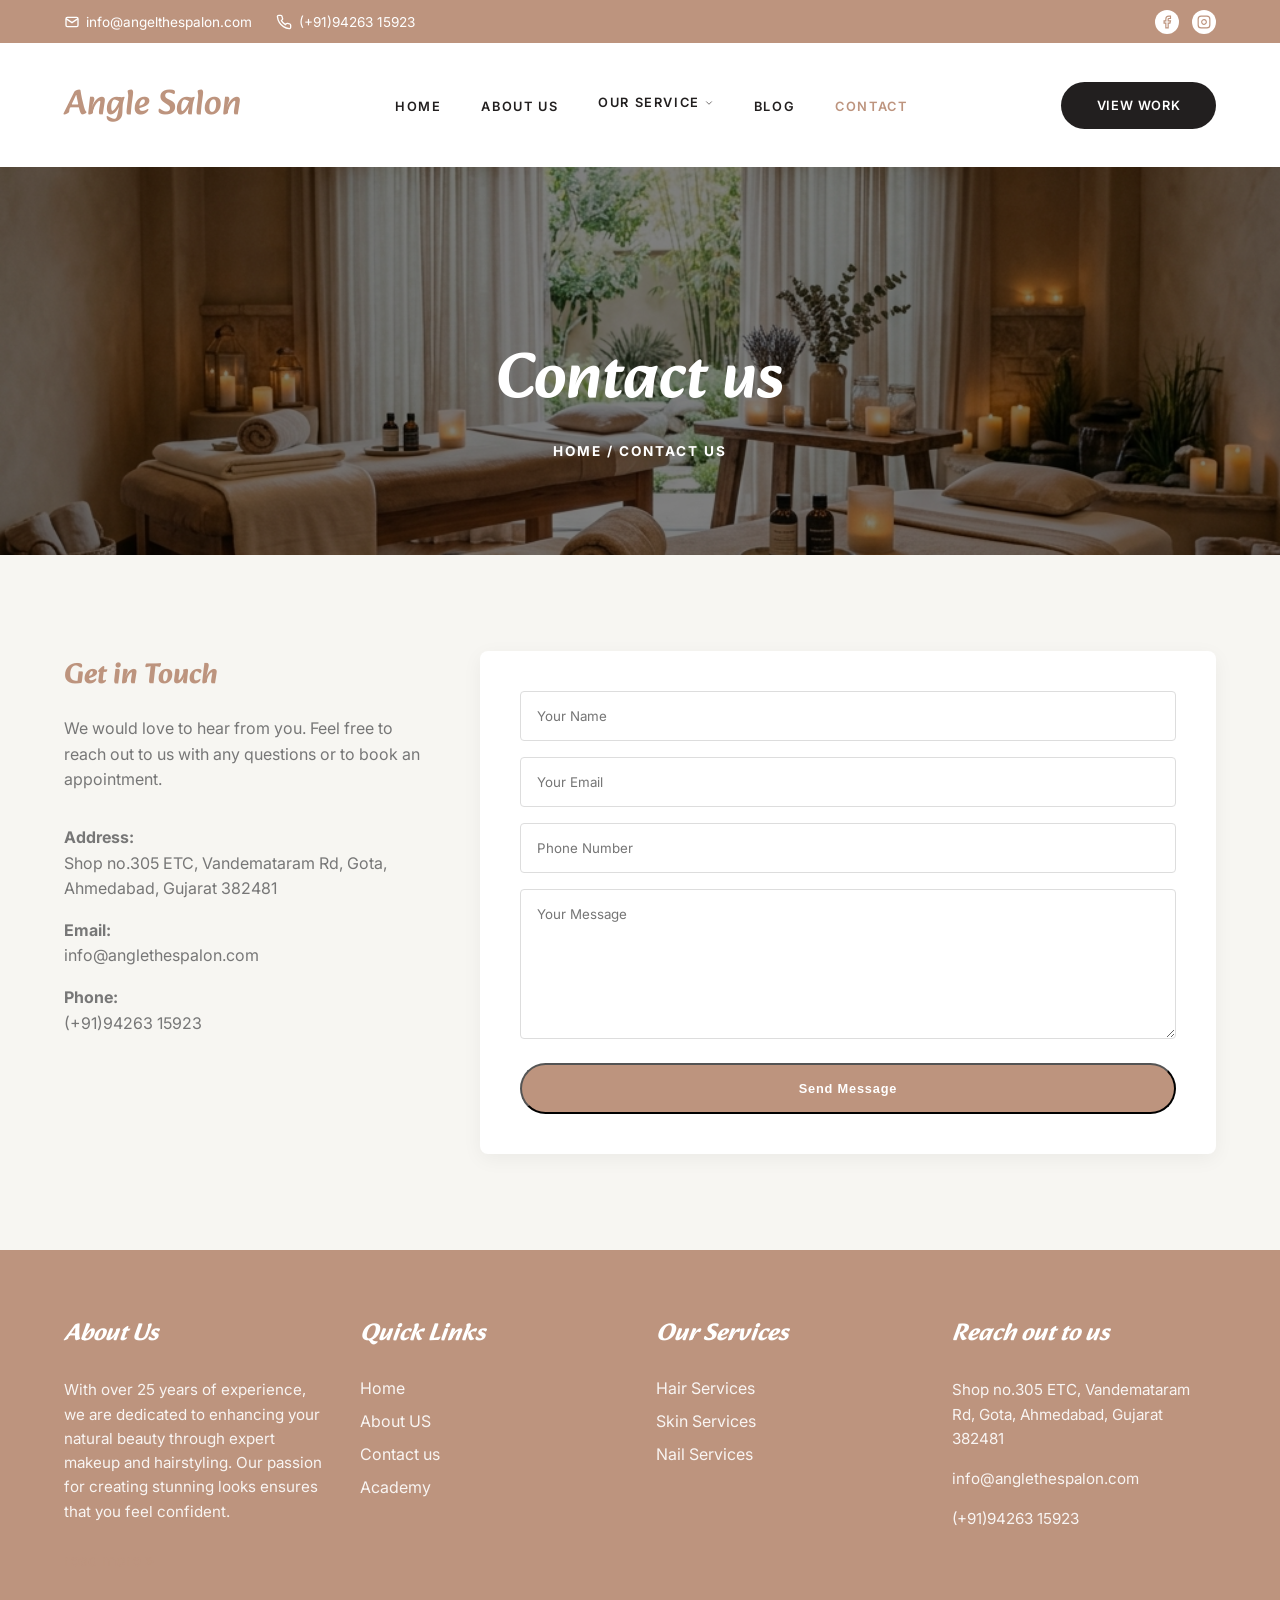
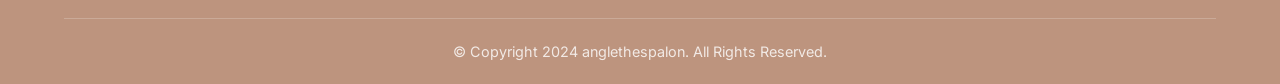
<file: contact.html>
<!DOCTYPE html>
<html lang="en">
<head>
    <meta charset="UTF-8">
    <meta name="viewport" content="width=device-width, initial-scale=1.0">
    <title>Contact Us | Angel Salon</title>
    <link rel="preconnect" href="https://fonts.googleapis.com">
    <link rel="preconnect" href="https://fonts.gstatic.com" crossorigin>
    <link href="https://fonts.googleapis.com/css2?family=Cormorant+Garamond:ital,wght@0,300;0,400;0,500;0,600;0,700;1,300;1,400;1,500;1,600&family=Inter:ital,opsz,wght@0,14..32,100..900;1,14..32,100..900&family=Alkatra:wght@400;500;600;700&family=Josefin+Sans:ital,wght@0,100..700;1,100..700&display=swap" rel="stylesheet">
    <link href="https://unpkg.com/aos@2.3.1/dist/aos.css" rel="stylesheet">
    <link rel="stylesheet" href="style.css">
</head>
<body>
    <!-- Topbar -->
    <div class="topbar">
        <div class="topbar-left">
            <span class="topbar-item">
                <svg viewBox="0 0 24 24" width="16" height="16" stroke="currentColor" stroke-width="2" fill="none"><rect x="3" y="5" width="18" height="14" rx="2" ry="2"></rect><polyline points="3 7 12 13 21 7"></polyline></svg>
                info@angelthespalon.com
            </span>
            <span class="topbar-item">
                <svg viewBox="0 0 24 24" width="16" height="16" stroke="currentColor" stroke-width="2" fill="none"><path d="M22 16.92v3a2 2 0 0 1-2.18 2 19.79 19.79 0 0 1-8.63-3.07 19.5 19.5 0 0 1-6-6 19.79 19.79 0 0 1-3.07-8.67A2 2 0 0 1 4.11 2h3a2 2 0 0 1 2 1.72 12.84 12.84 0 0 0 .7 2.81 2 2 0 0 1-.45 2.11L8.09 9.91a16 16 0 0 0 6 6l1.27-1.27a2 2 0 0 1 2.11-.45 12.84 12.84 0 0 0 2.81.7A2 2 0 0 1 22 16.92z"></path></svg>
                (+91)94263 15923
            </span>
        </div>
        <div class="topbar-right">
            <a href="#" class="social-icon">
                <svg viewBox="0 0 24 24" width="14" height="14" stroke="currentColor" stroke-width="2" fill="none"><path d="M18 2h-3a5 5 0 0 0-5 5v3H7v4h3v8h4v-8h3l1-4h-4V7a1 1 0 0 1 1-1h3z"></path></svg>
            </a>
            <a href="#" class="social-icon">
                <svg viewBox="0 0 24 24" width="14" height="14" stroke="currentColor" stroke-width="2" fill="none"><rect x="2" y="2" width="20" height="20" rx="5" ry="5"></rect><path d="M16 11.37A4 4 0 1 1 12.63 8 4 4 0 0 1 16 11.37z"></path><line x1="17.5" y1="6.5" x2="17.51" y2="6.5"></line></svg>
            </a>
        </div>
    </div>
    <nav class="navbar bg-white">
        <div class="logo">
            <span class="logo-text">Angle Salon</span>
        </div>
        <ul class="nav-links">
            <li><a href="index.html">HOME</a></li>
            <li><a href="about.html">ABOUT US</a></li>
            <li class="dropdown">
                <a href="#">OUR SERVICE <svg width="10" height="10" viewBox="0 0 24 24" fill="none" stroke="currentColor" stroke-width="1.5" stroke-linecap="round" stroke-linejoin="round"><path d="M6 9l6 6 6-6"/></svg></a>
                <ul class="dropdown-menu">
                    <li><a href="facial-salon.html">Facial Salon</a></li>
                    <li><a href="#">Hair Services</a></li>
                    <li><a href="#">Nail Salon</a></li>
                </ul>
            </li>
            <li><a href="#">BLOG</a></li>
            <li><a href="contact.html" class="active-link">CONTACT</a></li>
        </ul>
        <div class="nav-cta">
            <a href="#" class="btn btn-dark">VIEW WORK</a>
        </div>
    </nav>

    <!-- Page Banner -->
    <section class="page-banner" data-aos="fade-in" style="background: url('assets/spa_relaxation.png') center/cover no-repeat;">
        <div class="banner-overlay"></div>
        <div class="banner-content text-center">
            <h1 class="page-title text-light">Contact us</h1>
            <p class="breadcrumbs text-light"><b>HOME / CONTACT US</b></p>
        </div>
    </section>

    <!-- Contact Form Section -->
    <section class="contact-section common-padding bg-bg">
        <div class="container contact-grid">
            <div class="contact-info-block" data-aos="fade-right">
                <h3>Get in Touch</h3>
                <p>We would love to hear from you. Feel free to reach out to us with any questions or to book an appointment.</p>
                <div class="mt-4">
                    <p><strong>Address:</strong><br> Shop no.305 ETC, Vandemataram Rd, Gota, Ahmedabad, Gujarat 382481</p>
                    <p><strong>Email:</strong><br> info@anglethespalon.com</p>
                    <p><strong>Phone:</strong><br> (+91)94263 15923</p>
                </div>
            </div>
            
            <div class="contact-form-block bg-white" style="padding: 2.5rem; border-radius: 8px; box-shadow: 0 5px 20px rgba(0,0,0,0.05);">
                <form class="contact-form">
                    <input type="text" placeholder="Your Name" required>
                    <input type="email" placeholder="Your Email" required>
                    <input type="tel" placeholder="Phone Number">
                    <textarea placeholder="Your Message" required></textarea>
                    <button type="submit" class="btn btn-solid mt-2">Send Message</button>
                </form>
            </div>
        </div>
    </section>

    <!-- FOOTER -->
    <footer class="site-footer">
        <div class="container grid grid-4">
            <div class="footer-widget" data-aos="fade-up">
                <h4 class="footer-title">About Us</h4>
                <p>With over 25 years of experience, we are dedicated to enhancing your natural beauty through expert makeup and hairstyling. Our passion for creating stunning looks ensures that you feel confident.</p>
                <a href="about.html" style="color: var(--accent-color); text-decoration: none; font-weight: 500; display: inline-block; margin-top: 10px;">read more &raquo;</a>
            </div>
            <div class="footer-widget" data-aos="fade-up">
                <h4 class="footer-title">Quick Links</h4>
                <ul class="footer-links">
                    <li><a href="index.html">Home</a></li>
                    <li><a href="about.html">About US</a></li>
                    <li><a href="contact.html">Contact us</a></li>
                    <li><a href="#">Academy</a></li>
                </ul>
            </div>
            <div class="footer-widget" data-aos="fade-up">
                <h4 class="footer-title">Our Services</h4>
                <ul class="footer-links">
                    <li><a href="#">Hair Services</a></li>
                    <li><a href="#">Skin Services</a></li>
                    <li><a href="#">Nail Services</a></li>
                </ul>
            </div>
            <div class="footer-widget" data-aos="fade-up">
                <h4 class="footer-title">Reach out to us</h4>
                <p>Shop no.305 ETC, Vandemataram Rd, Gota, Ahmedabad, Gujarat 382481</p>
                <p>info@anglethespalon.com</p>
                <p>(+91)94263 15923</p>
            </div>
        </div>
        <div class="footer-bottom mt-5">
            <div class="container text-center">
                <p>&copy; Copyright 2024 anglethespalon. All Rights Reserved.</p>
            </div>
        </div>
    </footer>

<script src="https://unpkg.com/aos@2.3.1/dist/aos.js"></script>
<script>
    AOS.init({
        duration: 1000,
        once: true,
        offset: 100,
    });
</script>
</body>
</html>
</file>
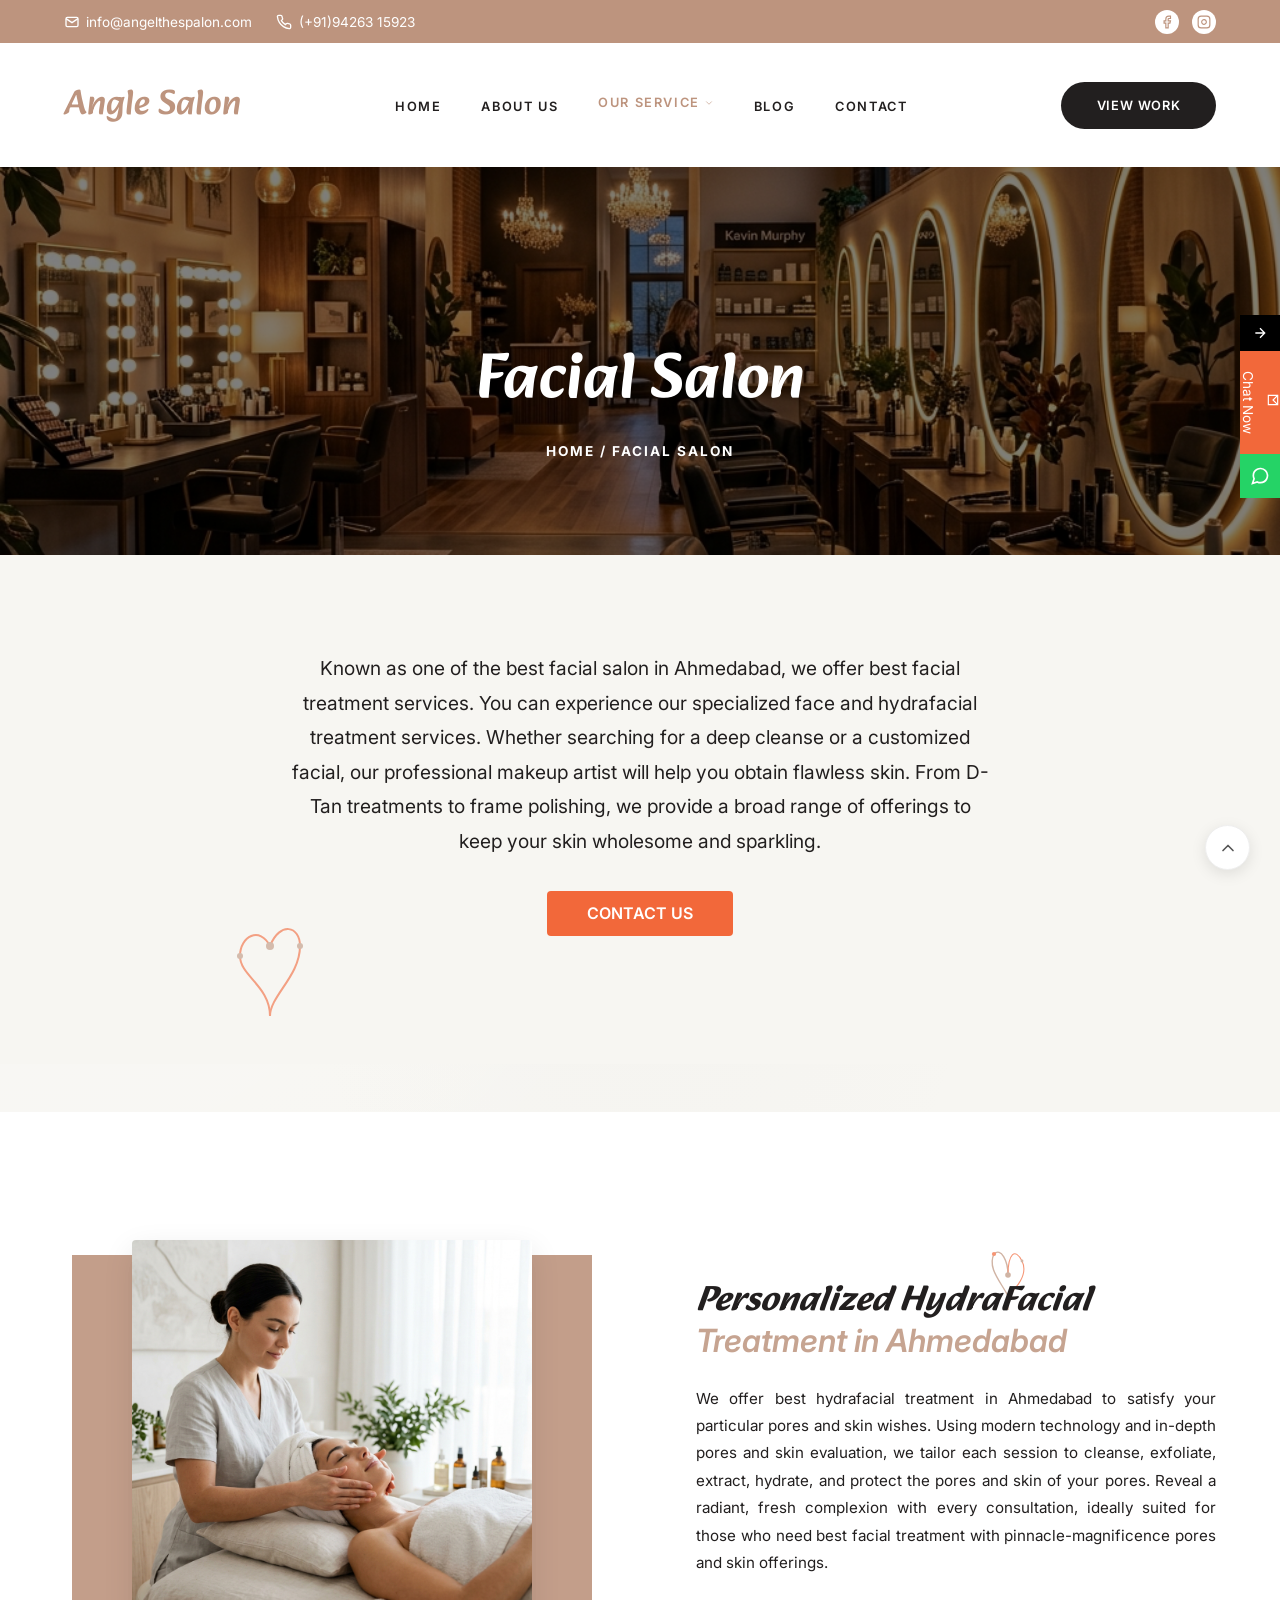
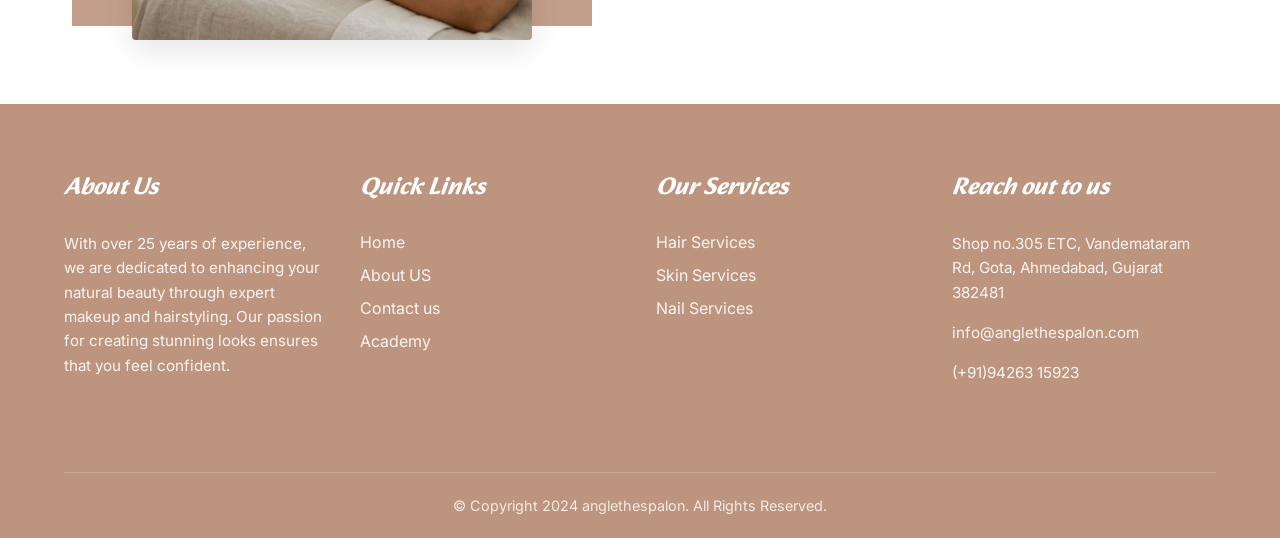
<file: facial-salon.html>
<!DOCTYPE html>
<html lang="en">
<head>
    <meta charset="UTF-8">
    <meta name="viewport" content="width=device-width, initial-scale=1.0">
    <title>Facial Salon | Angel Salon</title>
    <link rel="preconnect" href="https://fonts.googleapis.com">
    <link rel="preconnect" href="https://fonts.gstatic.com" crossorigin>
    <link href="https://fonts.googleapis.com/css2?family=Cormorant+Garamond:ital,wght@0,300;0,400;0,500;0,600;0,700;1,300;1,400;1,500;1,600&family=Inter:ital,opsz,wght@0,14..32,100..900;1,14..32,100..900&family=Alkatra:wght@400;500;600;700&family=Josefin+Sans:ital,wght@0,100..700;1,100..700&display=swap" rel="stylesheet">
    <link href="https://unpkg.com/aos@2.3.1/dist/aos.css" rel="stylesheet">
    <link rel="stylesheet" href="style.css">
    <style>
        .facial-intro-section {
            padding: 6rem 5%;
            padding-bottom: 8rem;
        }
    </style>
</head>
<body>
    <!-- Topbar -->
    <div class="topbar">
        <div class="topbar-left">
            <span class="topbar-item">
                <svg viewBox="0 0 24 24" width="16" height="16" stroke="currentColor" stroke-width="2" fill="none"><rect x="3" y="5" width="18" height="14" rx="2" ry="2"></rect><polyline points="3 7 12 13 21 7"></polyline></svg>
                info@angelthespalon.com
            </span>
            <span class="topbar-item">
                <svg viewBox="0 0 24 24" width="16" height="16" stroke="currentColor" stroke-width="2" fill="none"><path d="M22 16.92v3a2 2 0 0 1-2.18 2 19.79 19.79 0 0 1-8.63-3.07 19.5 19.5 0 0 1-6-6 19.79 19.79 0 0 1-3.07-8.67A2 2 0 0 1 4.11 2h3a2 2 0 0 1 2 1.72 12.84 12.84 0 0 0 .7 2.81 2 2 0 0 1-.45 2.11L8.09 9.91a16 16 0 0 0 6 6l1.27-1.27a2 2 0 0 1 2.11-.45 12.84 12.84 0 0 0 2.81.7A2 2 0 0 1 22 16.92z"></path></svg>
                (+91)94263 15923
            </span>
        </div>
        <div class="topbar-right">
            <a href="#" class="social-icon">
                <svg viewBox="0 0 24 24" width="14" height="14" stroke="currentColor" stroke-width="2" fill="none"><path d="M18 2h-3a5 5 0 0 0-5 5v3H7v4h3v8h4v-8h3l1-4h-4V7a1 1 0 0 1 1-1h3z"></path></svg>
            </a>
            <a href="#" class="social-icon">
                <svg viewBox="0 0 24 24" width="14" height="14" stroke="currentColor" stroke-width="2" fill="none"><rect x="2" y="2" width="20" height="20" rx="5" ry="5"></rect><path d="M16 11.37A4 4 0 1 1 12.63 8 4 4 0 0 1 16 11.37z"></path><line x1="17.5" y1="6.5" x2="17.51" y2="6.5"></line></svg>
            </a>
        </div>
    </div>
    <nav class="navbar bg-white">
        <div class="logo">
            <span class="logo-text">Angle Salon</span>
        </div>
        <ul class="nav-links">
            <li><a href="index.html">HOME</a></li>
            <li><a href="about.html">ABOUT US</a></li>
            <li class="dropdown">
                <a href="#" class="active-link">OUR SERVICE <svg width="10" height="10" viewBox="0 0 24 24" fill="none" stroke="currentColor" stroke-width="1.5" stroke-linecap="round" stroke-linejoin="round"><path d="M6 9l6 6 6-6"/></svg></a>
                <ul class="dropdown-menu">
                    <li><a href="facial-salon.html">Facial Salon</a></li>
                    <li><a href="#">Hair Services</a></li>
                    <li><a href="#">Nail Salon</a></li>
                </ul>
            </li>
            <li><a href="#">BLOG</a></li>
            <li><a href="contact.html">CONTACT</a></li>
        </ul>
        <div class="nav-cta">
            <a href="#" class="btn btn-dark">VIEW WORK</a>
        </div>
    </nav>

    <!-- Page Banner -->
    <section class="page-banner" data-aos="fade-in" style="background: url('assets/salon_interior_cta.png') center/cover no-repeat;">
        <div class="banner-overlay"></div>
        <div class="banner-content text-center">
            <h1 class="page-title text-light">Facial Salon</h1>
            <p class="breadcrumbs text-light"><b>HOME / FACIAL SALON</b></p>
        </div>
    </section>

    <!-- Facial Intro Section -->
    <section class="facial-intro-section bg-bg" data-aos="fade-up">
        <div class="container text-center max-w-text mx-auto" style="position: relative;">
            <p class="about-intro-text" style="line-height: 1.8;">
                Known as one of the best facial salon in Ahmedabad, we offer best facial treatment services. You can experience our specialized face and hydrafacial treatment services. Whether searching for a deep cleanse or a customized facial, our professional makeup artist will help you obtain flawless skin. From D-Tan treatments to frame polishing, we provide a broad range of offerings to keep your skin wholesome and sparkling.
            </p>
            <div class="mt-4 pt-3">
                <a href="contact.html" class="btn-orange">CONTACT US</a>
            </div>
            
            <!-- Floral decor placeholder -->
            <svg style="position: absolute; bottom: -80px; left: -10%; width: 100px; opacity: 0.6; pointer-events: none;" viewBox="0 0 100 100" fill="none" xmlns="http://www.w3.org/2000/svg">
                <path d="M50 100 C 50 70, 20 60, 20 40 C 20 20, 40 10, 50 30" stroke="#f2683a" stroke-width="2" fill="none"/>
                <path d="M50 100 C 50 80, 80 60, 80 30 C 80 10, 60 5, 50 30" stroke="#f2683a" stroke-width="2" fill="none"/>
                <circle cx="50" cy="30" r="4" fill="#bd947e"/>
                <circle cx="20" cy="40" r="3" fill="#bd947e"/>
                <circle cx="80" cy="30" r="3" fill="#bd947e"/>
            </svg>
        </div>
    </section>

    <!-- HydraFacial Section -->
    <section class="experience-section common-padding bg-white mt-5">
        <div class="container auto-grid items-center" style="gap: 5rem;">
            <!-- Left Image -->
            <div class="experience-image-wrapper" data-aos="fade-right" style="position: relative; max-width: 400px; margin: 0 auto;">
                <div class="image-bg-block" style="position: absolute; top: 10%; bottom: 10%; left: -15%; width: 130%; height: 80%; background-color: #bd947e; opacity: 0.9; z-index: 1; right: auto;"></div>
                <img src="assets/hydrafacial_treatment.png" alt="Hydrafacial Treatment in Ahmedabad" style="position: relative; z-index: 2; width: 100%; height: auto; box-shadow: 0 10px 30px rgba(0,0,0,0.1);">
            </div>
            
            <!-- Right Content -->
            <div class="experience-content section-content" data-aos="fade-left" style="padding-left: 1rem;">
                <h2 class="experience-title" style="position: relative; margin-bottom: 1.5rem; line-height: 1.2; font-family: var(--serif-font);">
                    <!-- Small floral accent behind text -->
                    <svg style="position: absolute; top: -40px; left: 60%; transform: translateX(-50%); width: 70px; height: 70px; z-index: -1; opacity: 0.7;" viewBox="0 0 100 100" fill="none" xmlns="http://www.w3.org/2000/svg">
                        <path d="M50 80 C 40 60, 20 40, 30 20 C 40 10, 50 30, 50 50" stroke="#bd947e" stroke-width="2" fill="none"/>
                        <path d="M50 80 C 60 70, 80 50, 70 30 C 60 10, 50 20, 50 50" stroke="#f2683a" stroke-width="1.5" fill="none"/>
                        <circle cx="30" cy="20" r="3" fill="#f2683a"/>
                        <circle cx="70" cy="30" r="2" fill="#bd947e"/>
                        <circle cx="50" cy="50" r="4" fill="#bd947e"/>
                        <path d="M50 80 L 50 100" stroke="#bd947e" stroke-width="2"/>
                    </svg>
                    <span class="text-dark" style="font-style: italic; font-weight: 700; display: block; font-size: 2.2rem;">Personalized HydraFacial</span>
                    <span class="text-accent" style="font-style: italic; font-weight: 600; display: block; font-size: 2rem; opacity: 0.85;">Treatment in Ahmedabad</span>
                </h2>
                <p style="color: var(--text-dark); line-height: 1.8; font-size: 0.95rem; text-align: justify; margin-top: 1.5rem;">
                    We offer best hydrafacial treatment in Ahmedabad to satisfy your particular pores and skin wishes. Using modern technology and in-depth pores and skin evaluation, we tailor each session to cleanse, exfoliate, extract, hydrate, and protect the pores and skin of your pores. Reveal a radiant, fresh complexion with every consultation, ideally suited for those who need best facial treatment with pinnacle-magnificence pores and skin offerings.
                </p>
            </div>
        </div>
    </section>

    <!-- FOOTER -->
    <footer class="site-footer">
        <div class="container grid grid-4">
            <div class="footer-widget" data-aos="fade-up">
                <h4 class="footer-title">About Us</h4>
                <p>With over 25 years of experience, we are dedicated to enhancing your natural beauty through expert makeup and hairstyling. Our passion for creating stunning looks ensures that you feel confident.</p>
                <a href="about.html" style="color: var(--accent-color); text-decoration: none; font-weight: 500; display: inline-block; margin-top: 10px;">read more &raquo;</a>
            </div>
            <div class="footer-widget" data-aos="fade-up">
                <h4 class="footer-title">Quick Links</h4>
                <ul class="footer-links">
                    <li><a href="index.html">Home</a></li>
                    <li><a href="about.html">About US</a></li>
                    <li><a href="contact.html">Contact us</a></li>
                    <li><a href="#">Academy</a></li>
                </ul>
            </div>
            <div class="footer-widget" data-aos="fade-up">
                <h4 class="footer-title">Our Services</h4>
                <ul class="footer-links">
                    <li><a href="#">Hair Services</a></li>
                    <li><a href="#">Skin Services</a></li>
                    <li><a href="#">Nail Services</a></li>
                </ul>
            </div>
            <div class="footer-widget" data-aos="fade-up">
                <h4 class="footer-title">Reach out to us</h4>
                <p>Shop no.305 ETC, Vandemataram Rd, Gota, Ahmedabad, Gujarat 382481</p>
                <p>info@anglethespalon.com</p>
                <p>(+91)94263 15923</p>
            </div>
        </div>
        <div class="footer-bottom mt-5">
            <div class="container text-center">
                <p>&copy; Copyright 2024 anglethespalon. All Rights Reserved.</p>
            </div>
        </div>
    </footer>

    <!-- Floating Sidebar -->
    <div class="floating-sidebar">
        <a href="#" class="float-btn float-btn-dark">
            <svg width="16" height="16" viewBox="0 0 24 24" fill="none" stroke="currentColor" stroke-width="2"><path d="M5 12h14M12 5l7 7-7 7"/></svg>
        </a>
        <a href="#" class="float-btn float-btn-orange">
            <svg width="14" height="14" viewBox="0 0 24 24" fill="none" stroke="currentColor" stroke-width="2" style="transform: rotate(90deg); margin-bottom: 5px;"><path d="M4 4h16v16H4z"/><path d="M4 4l8 8 8-8"/></svg>
            <span>Chat Now</span>
        </a>
        <a href="https://wa.me/919426315923" class="float-btn float-btn-green">
            <svg width="20" height="20" viewBox="0 0 24 24" fill="none" stroke="currentColor" stroke-width="2"><path d="M21 11.5a8.38 8.38 0 0 1-.9 3.8 8.5 8.5 0 0 1-7.6 4.7 8.38 8.38 0 0 1-3.8-.9L3 21l1.9-5.7a8.38 8.38 0 0 1-.9-3.8 8.5 8.5 0 0 1 4.7-7.6 8.38 8.38 0 0 1 3.8-.9h.5a8.48 8.48 0 0 1 8 8v.5z"/></svg>
        </a>
    </div>

    <!-- Scroll to Top Button -->
    <div onclick="window.scrollTo({ top: 0, behavior: 'smooth' });" style="position: fixed; bottom: 30px; right: 30px; width: 45px; height: 45px; border-radius: 50%; background: #fff; box-shadow: 0 4px 15px rgba(0,0,0,0.1); display: flex; align-items: center; justify-content: center; cursor: pointer; z-index: 1000; border: 1px solid #eee; transition: all 0.3s;" onmouseover="this.style.background='#f7f6f2';" onmouseout="this.style.background='#fff';">
        <svg width="20" height="20" viewBox="0 0 24 24" fill="none" stroke="#555" stroke-width="2" stroke-linecap="round" stroke-linejoin="round"><path d="M18 15l-6-6-6 6"/></svg>
    </div>

<script src="https://unpkg.com/aos@2.3.1/dist/aos.js"></script>
<script>
    AOS.init({
        duration: 1000,
        once: true,
        offset: 100,
    });
</script>
</body>
</html>
</file>
<file: style.css>
:root {
    --bg-color: #f7f6f2;
    --accent-color: #bd947e; /* matching angelthespalon.in tan/brown */
    --text-dark: #221f1f;
    --text-gray: #777;
    --light: #fff;
    --serif-font: 'Alkatra', 'Josefin Sans', 'Cormorant Garamond', serif;
    --sans-font: 'Lato', 'Inter', sans-serif;
}

* {
    margin: 0;
    padding: 0;
    box-sizing: border-box;
}

body {
    background-color: var(--bg-color);
    background-image: 
        radial-gradient(at 0% 0%, rgba(255, 255, 255, 0.5) 0, transparent 50%),
        radial-gradient(at 50% 0%, rgba(200, 200, 200, 0.1) 0, transparent 50%);
    font-family: var(--sans-font);
    color: var(--text-dark);
    min-height: 100vh;
    overflow-x: hidden;
    position: relative;
}

/* Subtle paper texture effect */
body::before {
    content: '';
    position: fixed;
    top: 0;
    left: 0;
    width: 100%;
    height: 100%;
    opacity: 0.03;
    pointer-events: none;
    background-image: url('https://www.transparenttextures.com/patterns/paper-fibers.png');
    z-index: 1000;
}

/* Navbar */
.navbar {
    display: flex;
    justify-content: space-between;
    align-items: center;
    padding: 2rem 5%;
    background-color: transparent;
}

.logo-text {
    font-family: var(--serif-font);
    font-size: 2.2rem;
    font-weight: 500;
    color: var(--accent-color);
}

.nav-links {
    display: flex;
    list-style: none;
    gap: 2.5rem;
}

.nav-links a {
    text-decoration: none;
    color: var(--text-dark);
    font-size: 0.8rem;
    font-weight: 600;
    letter-spacing: 0.1rem;
    transition: color 0.3s ease;
}

.nav-links a:hover,
.nav-links .active-link {
    color: var(--accent-color);
}

/* --- Navigation Dropdown --- */
.dropdown {
    position: relative;
}
.dropdown-menu {
    position: absolute;
    top: 100%;
    left: 0;
    background-color: var(--light);
    box-shadow: 0 5px 15px rgba(0,0,0,0.1);
    list-style: none;
    min-width: 200px;
    opacity: 0;
    visibility: hidden;
    transform: translateY(10px);
    transition: all 0.3s ease;
    z-index: 100;
    padding: 0; /* Reset flex gap from parent */
    display: flex;
    flex-direction: column;
    gap: 0;
}
.dropdown:hover .dropdown-menu {
    opacity: 1;
    visibility: visible;
    transform: translateY(0);
}
.dropdown-menu li {
    display: block;
    margin: 0;
}
.dropdown-menu li a {
    padding: 12px 20px;
    display: block;
    color: var(--text-dark);
    font-size: 0.85rem;
    text-transform: capitalize;
}
.dropdown-menu li a:after {
    display: none; /* remove underline effect if any */
}
.dropdown-menu li a:hover {
    background-color: #f7f6f2;
    color: var(--accent-color);
}
.dropdown > a {
    display: flex;
    align-items: center;
    gap: 4px;
}

.btn {
    text-decoration: none;
    padding: 1rem 2.2rem;
    border-radius: 50px;
    font-size: 0.8rem;
    font-weight: 600;
    letter-spacing: 0.05rem;
    transition: all 0.3s ease;
    display: inline-block;
}

.btn-dark {
    background-color: var(--text-dark);
    color: white;
}

.btn-dark:hover {
    background-color: #333;
    transform: translateY(-2px);
    box-shadow: 0 5px 15px rgba(0,0,0,0.2);
}

/* Hero Section */
.hero {
    padding: 4rem 5% 8rem;
    display: flex;
    align-items: center;
    justify-content: center;
}

.hero-container {
    width: 100%;
    max-width: 1200px;
    display: flex;
    align-items: center;
    gap: 4rem;
}

.hero-left {
    flex: 1;
}

.hero-title {
    font-family: var(--serif-font);
    font-size: 5rem;
    line-height: 1.1;
    font-weight: 400;
    margin-bottom: 2rem;
}

.hero-title .accent {
    color: var(--accent-color);
    font-style: italic;
    display: block;
}

.hero-subtitle {
    font-size: 1rem;
    color: var(--text-gray);
    margin-bottom: 3rem;
    max-width: 400px;
    line-height: 1.6;
}

.btn-hero {
    padding: 1.2rem 3rem;
    font-size: 0.9rem;
}

/* Image Arch Styles */
.hero-right {
    flex: 1;
    display: flex;
    justify-content: flex-end;
    position: relative;
}

.arch-container {
    position: relative;
    width: 100%;
    max-width: 450px;
}

.image-arch {
    width: 100%;
    aspect-ratio: 4/5;
    border-radius: 300px 300px 0 0;
    overflow: hidden;
    position: relative;
    border: 1px solid rgba(0,0,0,0.1);
    box-shadow: 0 20px 40px rgba(0,0,0,0.05);
}

/* Arch Outline - decorative */
.image-arch::after {
    content: '';
    position: absolute;
    top: -5px;
    left: -5px;
    right: -5px;
    bottom: -5px;
    border: 1px solid rgba(0,0,0,0.05);
    border-radius: 310px 310px 0 0;
    pointer-events: none;
}

.hero-img {
    width: 100%;
    height: 100%;
    object-fit: cover;
    display: block;
}

/* Sparkles */
.sparkle {
    position: absolute;
    color: var(--text-dark);
    z-index: 10;
    display: flex;
    align-items: center;
    justify-content: center;
}

.sparkle-1 {
    top: -20px;
    left: 20%;
}

.sparkle-2 {
    top: 30px;
    right: 5%;
}

.sparkle-3 {
    bottom: 20%;
    left: -30px;
}

/* Decorative Curly Line */
.curvy-line {
    position: absolute;
    left: -60px;
    bottom: -40px;
    z-index: -1;
    opacity: 0.6;
}

/* Responsive */
@media (max-width: 1024px) {
    .hero-title {
        font-size: 4rem;
    }
    .hero-container {
        gap: 2rem;
    }
}

@media (max-width: 768px) {
    .navbar {
        flex-direction: column;
        gap: 2rem;
    }
    .nav-links {
        gap: 1.5rem;
    }
    .hero-container {
        flex-direction: column;
        text-align: center;
    }
    .hero-left {
        order: 2;
    }
    .hero-right {
        order: 1;
        justify-content: center;
        margin-bottom: 4rem;
    }
    .hero-subtitle {
        margin: 0 auto 3rem;
    }
    .hero-title {
        font-size: 3.5rem;
    }
}

/* Services Banner */
.services-banner {
    background-color: #bb9880;
    padding: 3.5rem 5%;
}

.services-container {
    width: 100%;
    max-width: 1200px;
    margin: 0 auto;
    display: flex;
    justify-content: space-between;
    align-items: flex-start;
    gap: 2rem;
}

.service-item {
    display: flex;
    align-items: flex-start;
    gap: 1.2rem;
    flex: 1;
}

.service-icon {
    width: 48px;
    height: 48px;
    flex-shrink: 0;
}

.service-icon svg {
    width: 100%;
    height: 100%;
    stroke: #221f1f;
    stroke-width: 1.2;
    fill: transparent;
}

.service-info h3 {
    font-family: var(--serif-font);
    font-size: 1.5rem;
    font-weight: 600;
    font-style: italic;
    margin-bottom: 0.6rem;
    color: #ffffff;
    letter-spacing: 0.03rem;
}

.service-info p {
    font-family: var(--sans-font);
    font-size: 0.95rem;
    line-height: 1.5;
    color: #ffffff;
    opacity: 0.95;
}

@media (max-width: 900px) {
    .services-container {
        flex-direction: column;
        gap: 2.5rem;
    }
    .service-item {
        width: 100%;
        max-width: 400px;
        margin: 0 auto;
    }
}

/* --- Common Utility Classes --- */
.common-padding {
    padding: 6rem 5%;
}

.container {
    width: 100%;
    max-width: 1200px;
    margin: 0 auto;
}

.text-center {
    text-align: center;
}

.text-light {
    color: var(--light);
}

.mt-2 { margin-top: 0.5rem; }
.mt-4 { margin-top: 2rem; }
.mt-5 { margin-top: 3rem; }
.mb-5 { margin-bottom: 3rem; }
.pt-4 { padding-top: 2rem; }

.mx-auto {
    margin-left: auto;
    margin-right: auto;
}

.max-w-text {
    max-width: 700px;
}

.inline-block {
    display: inline-block;
}

.bg-alt {
    background-color: white;
}

.auto-grid {
    display: grid;
    grid-template-columns: 1fr 1fr;
    gap: 4rem;
    align-items: center;
}

.items-center {
    align-items: center;
}

.grid {
    display: grid;
    gap: 2rem;
}

.grid-3 {
    grid-template-columns: repeat(3, 1fr);
}

.grid-4 {
    grid-template-columns: repeat(4, 1fr);
}

.section-title {
    font-family: var(--serif-font);
    font-size: 2.5rem;
    font-weight: 600;
    margin-bottom: 1.5rem;
    color: var(--accent-color);
}

.section-content p {
    font-size: 1rem;
    line-height: 1.7;
    color: var(--text-gray);
    margin-bottom: 1.5rem;
}

.btn-solid {
    background-color: var(--accent-color);
    color: var(--light);
}

.btn-solid:hover {
    background-color: var(--text-dark);
    color: var(--light);
}

.btn-outline {
    border: 2px solid var(--accent-color);
    color: var(--accent-color);
    background: transparent;
}

.btn-outline:hover {
    background-color: var(--accent-color);
    color: var(--light);
}

.inline-link {
    text-decoration: underline;
    font-weight: 500;
    transition: color 0.3s;
}

.inline-link:hover {
    color: var(--text-dark);
}

/* --- Specific Sections --- */

/* About Section */
.about-image img, .choose-image img, .gallery-image img {
    width: 100%;
    border-radius: 8px;
    box-shadow: 0 10px 30px rgba(0,0,0,0.1);
    object-fit: cover;
}

/* Bridal Section */
.bridal-section {
    position: relative;
    background: url('assets/bridal_makeup_hero.png') center/cover no-repeat fixed;
}
.bridal-overlay {
    position: absolute;
    inset: 0;
    background-color: rgba(189, 148, 126, 0.85); /* Accent overlay */
}
.bridal-container {
    position: relative;
    z-index: 2;
}
.text-light-link {
    color: var(--light);
    border: 1px solid var(--light);
    padding: 0.5rem 1.5rem;
    text-decoration: none;
    border-radius: 30px;
}
.text-light-link:hover {
    background: var(--light);
    color: var(--accent-color);
}

/* What We Offer */
.offer-card {
    background: var(--bg-color);
    padding: 2.5rem 1.5rem;
    border-radius: 8px;
    text-align: center;
    border-bottom: 4px solid transparent;
    transition: all 0.3s;
}
.offer-card:hover {
    transform: translateY(-5px);
    border-color: var(--accent-color);
    box-shadow: 0 5px 20px rgba(0,0,0,0.05);
}
.offer-card h3 {
    font-family: var(--serif-font);
    font-size: 1.4rem;
    margin-bottom: 1rem;
    color: var(--text-dark);
}
.offer-card p {
    font-size: 0.95rem;
    color: var(--text-gray);
    line-height: 1.6;
}

/* Choose Us */
.feature-item {
    margin-bottom: 1.5rem;
}
.feature-item h4 {
    font-size: 1.2rem;
    color: var(--accent-color);
    margin-bottom: 0.5rem;
    font-family: var(--serif-font);
}
.feature-item p {
    font-size: 0.95rem;
    line-height: 1.6;
    color: var(--text-gray);
}

/* Pricing Grid */
.pricing-card {
    background: #fff;
    padding: 3rem 2rem;
    border-radius: 8px;
    box-shadow: 0 5px 15px rgba(0,0,0,0.05);
    text-align: center;
    border: 1px solid #ebebeb;
    transition: transform 0.3s;
}
.pricing-card.popular {
    border: 2px solid var(--accent-color);
    transform: scale(1.05);
}
.pricing-card:hover {
    transform: translateY(-5px);
}
.pricing-card.popular:hover {
    transform: scale(1.05) translateY(-5px);
}
.pricing-card h3 {
    font-family: var(--serif-font);
    color: var(--accent-color);
    font-size: 2rem;
    margin-bottom: 2rem;
}
.pricing-card ul {
    list-style: none;
    padding: 0;
}
.pricing-card ul li {
    padding: 0.8rem 0;
    border-bottom: 1px solid #eee;
    color: var(--text-gray);
    font-size: 0.95rem;
}
.pricing-card ul li:last-child {
    border-bottom: none;
}

/* Gallery */
.gallery-image img {
    aspect-ratio: 4/5;
}
.testimonial-slider .quote {
    font-style: italic;
    font-size: 1.2rem;
    color: var(--text-dark);
    line-height: 1.8;
}
.quote-author {
    font-weight: 600;
    color: var(--accent-color);
    font-family: var(--serif-font);
}

/* Blogs */
.blog-card {
    background: var(--bg-color);
    padding: 2rem;
    border-radius: 8px;
}
.blog-card h4 a {
    text-decoration: none;
    color: var(--text-dark);
    font-family: var(--serif-font);
    font-size: 1.2rem;
    transition: color 0.3s;
}
.blog-card h4 a:hover {
    color: var(--accent-color);
}
.blog-card .meta {
    font-size: 0.85rem;
    color: #999;
    margin: 1rem 0;
}
.blog-card .read-more {
    display: inline-block;
    color: var(--accent-color);
    font-weight: 600;
    text-decoration: none;
    font-size: 0.9rem;
}

/* Footer */
.site-footer {
    background-color: var(--accent-color);
    color: var(--light);
    padding: 4rem 5% 0;
}
.footer-title {
    font-family: var(--serif-font);
    font-size: 1.5rem;
    margin-bottom: 1.5rem;
    font-style: italic;
    color: #fff;
}
.footer-widget p {
    font-size: 0.95rem;
    line-height: 1.6;
    margin-bottom: 1rem;
    opacity: 0.9;
}
.footer-links {
    list-style: none;
}
.footer-links li {
    margin-bottom: 0.8rem;
}
.footer-links a {
    color: #fff;
    text-decoration: none;
    opacity: 0.9;
    transition: opacity 0.3s;
}
.footer-links a:hover {
    opacity: 1;
    text-decoration: underline;
}
.footer-bottom {
    border-top: 1px solid rgba(255,255,255,0.2);
    padding: 1.5rem 0;
    margin-top: 3rem;
}
.footer-bottom p {
    opacity: 0.8;
    font-size: 0.9rem;
}

/* Responsive Overrides */
@media (max-width: 1024px) {
    .auto-grid {
        gap: 2rem;
    }
    .grid-3, .grid-4 {
        grid-template-columns: repeat(2, 1fr);
    }
}

@media (max-width: 768px) {
    .auto-grid {
        grid-template-columns: 1fr;
    }
    .grid-3, .grid-4 {
        grid-template-columns: 1fr;
    }
    .pricing-card.popular {
        transform: scale(1);
    }
    .pricing-card.popular:hover {
        transform: translateY(-5px);
    }
    .common-padding {
        padding: 4rem 5%;
    }
    .section-title {
        font-size: 2rem;
    }
}

/* --- Page Banner & Inner Pages --- */
.page-banner {
    position: relative;
    background: url('assets/salon_interior_main.png') center/cover no-repeat;
    padding: 10rem 5% 6rem;
    min-height: 350px;
    display: flex;
    align-items: center;
    justify-content: center;
}

.banner-overlay {
    position: absolute;
    inset: 0;
    background-color: rgba(0, 0, 0, 0.5);
}

.banner-content {
    position: relative;
    z-index: 2;
}

.page-title {
    font-family: var(--serif-font);
    font-size: 4rem;
    font-weight: 600;
    margin-bottom: 0.5rem;
}

.breadcrumbs {
    font-size: 0.85rem;
    letter-spacing: 2px;
    font-weight: 600;
}

.about-intro-text {
    font-family: var(--sans-font);
    font-size: 1.2rem;
    line-height: 1.9;
    color: var(--text-dark);
    font-weight: 400;
}

.bg-bg {
    background-color: var(--bg-color);
}

.bg-white {
    background-color: #fff !important;
}

.active-link {
    color: var(--accent-color) !important;
}

/* --- Experience Section --- */
.experience-section {
    padding-bottom: 2rem;
}
.sanctuary-section {
    padding-top: 2rem;
}

.about-main {
    padding-top: 3rem;
    padding-bottom: 2rem;
}

.experience-image-wrapper {
    position: relative;
    padding: 2rem 0; 
}
.image-bg-block {
    position: absolute;
    top: 10%;
    bottom: 10%;
    left: -8%;
    right: -8%;
    background-color: var(--accent-color);
    z-index: 1;
}
.experience-image-wrapper img {
    position: relative;
    z-index: 2;
    width: 100%;
    border-radius: 4px;
    display: block;
    box-shadow: 0 10px 30px rgba(0,0,0,0.1);
}
.experience-title {
    font-size: 2.5rem;
    line-height: 1.3;
    margin-bottom: 1.5rem;
    font-family: var(--sans-font);
}
.experience-title .text-dark {
    color: #221f1f;
    font-weight: 700;
}
.experience-title .text-accent {
    color: var(--accent-color);
    font-family: var(--sans-font);
    font-weight: 600;
}
.italic {
    font-style: italic;
}

/* --- Contact Page --- */
.contact-grid {
    display: grid;
    grid-template-columns: 1fr 2fr;
    gap: 3rem;
}
.contact-info-block h3 {
    font-family: var(--serif-font);
    color: var(--accent-color);
    margin-bottom: 1rem;
    font-size: 1.8rem;
}
.contact-info-block p {
    margin-bottom: 1rem;
    line-height: 1.6;
    color: var(--text-gray);
}
.contact-form {
    display: flex;
    flex-direction: column;
    gap: 1rem;
}
.contact-form input, .contact-form textarea {
    width: 100%;
    padding: 1rem;
    border: 1px solid #ddd;
    border-radius: 4px;
    font-family: var(--sans-font);
}
.contact-form textarea {
    min-height: 150px;
    resize: vertical;
}

@media (max-width: 768px) {
    .contact-grid {
        grid-template-columns: 1fr;
    }
    .image-bg-block {
        left: 0;
        width: 100%;
    }
    .experience-image-wrapper {
        padding: 0;
        margin-bottom: 2rem;
    }
}

/* --- Topbar --- */
.topbar {
    background-color: var(--accent-color);
    color: var(--light);
    display: flex;
    justify-content: space-between;
    align-items: center;
    padding: 0.6rem 5%;
    font-size: 0.85rem;
}
.topbar-left {
    display: flex;
    gap: 1.5rem;
}
.topbar-item {
    display: flex;
    align-items: center;
    gap: 0.4rem;
}
.topbar-right {
    display: flex;
    gap: 0.8rem;
}
.social-icon {
    color: var(--accent-color);
    background-color: var(--light);
    border-radius: 50%;
    width: 24px;
    height: 24px;
    display: flex;
    align-items: center;
    justify-content: center;
    text-decoration: none;
    transition: transform 0.3s;
}
.social-icon:hover {
    transform: scale(1.1);
}

.btn-orange {
    background-color: #f2683a;
    color: #fff;
    padding: 0.8rem 2.5rem;
    border-radius: 4px;
    display: inline-block;
    text-decoration: none;
    font-weight: 600;
    transition: background-color 0.3s;
}
.btn-orange:hover {
    background-color: #d1562c;
    color: #fff;
}

/* --- CTA Section --- */
.cta-section {
    position: relative;
    background-size: cover;
    background-position: center;
    padding: 6rem 5%;
    text-align: center;
    color: var(--light);
}
.cta-overlay {
    position: absolute;
    top: 0; left: 0; right: 0; bottom: 0;
    background: rgba(0, 0, 0, 0.7);
    z-index: 1;
}
.cta-content {
    position: relative;
    z-index: 2;
    max-width: 900px;
    margin: 0 auto;
}
.cta-content p {
    line-height: 1.8;
}
.btn-white {
    background-color: var(--light);
    color: var(--text-dark);
    padding: 0.8rem 2.5rem;
    border-radius: 4px;
    display: inline-block;
    text-decoration: none;
    font-weight: 700;
    transition: opacity 0.3s;
}
.btn-white:hover {
    opacity: 0.9;
}
.topbar-item {
    display: flex;
    align-items: center;
    gap: 0.4rem;
}
.topbar-right {
    display: flex;
    gap: 0.8rem;
}
.social-icon {
    color: var(--accent-color);
    background-color: var(--light);
    border-radius: 50%;
    width: 24px;
    height: 24px;
    display: flex;
    align-items: center;
    justify-content: center;
    text-decoration: none;
    transition: transform 0.3s;
}
.social-icon:hover {
    transform: scale(1.1);
}

.btn-orange {
    background-color: #f2683a;
    color: #fff;
    padding: 0.8rem 2.5rem;
    border-radius: 4px;
    display: inline-block;
    text-decoration: none;
    font-weight: 600;
    transition: background-color 0.3s;
}
.btn-orange:hover {
    background-color: #d1562c;
    color: #fff;
}

/* --- Floating Sidebar --- */
.floating-sidebar {
    position: fixed;
    right: 0;
    top: 35%;
    display: flex;
    flex-direction: column;
    z-index: 9999;
}
.float-btn {
    display: flex;
    flex-direction: column;
    align-items: center;
    justify-content: center;
    color: #fff;
    text-decoration: none;
    width: 40px;
    transition: background 0.3s;
}
.float-btn-dark {
    background: #000;
    padding: 10px 0;
}
.float-btn-orange {
    background: #f2683a;
    padding: 20px 0;
    writing-mode: vertical-rl;
    text-orientation: mixed;
    font-size: 0.85rem;
    gap: 10px;
}
.float-btn-green {
    background: #25D366;
    padding: 12px 0;
}
.float-btn:hover {
    filter: brightness(1.1);
    color: #fff;
}
</file>
